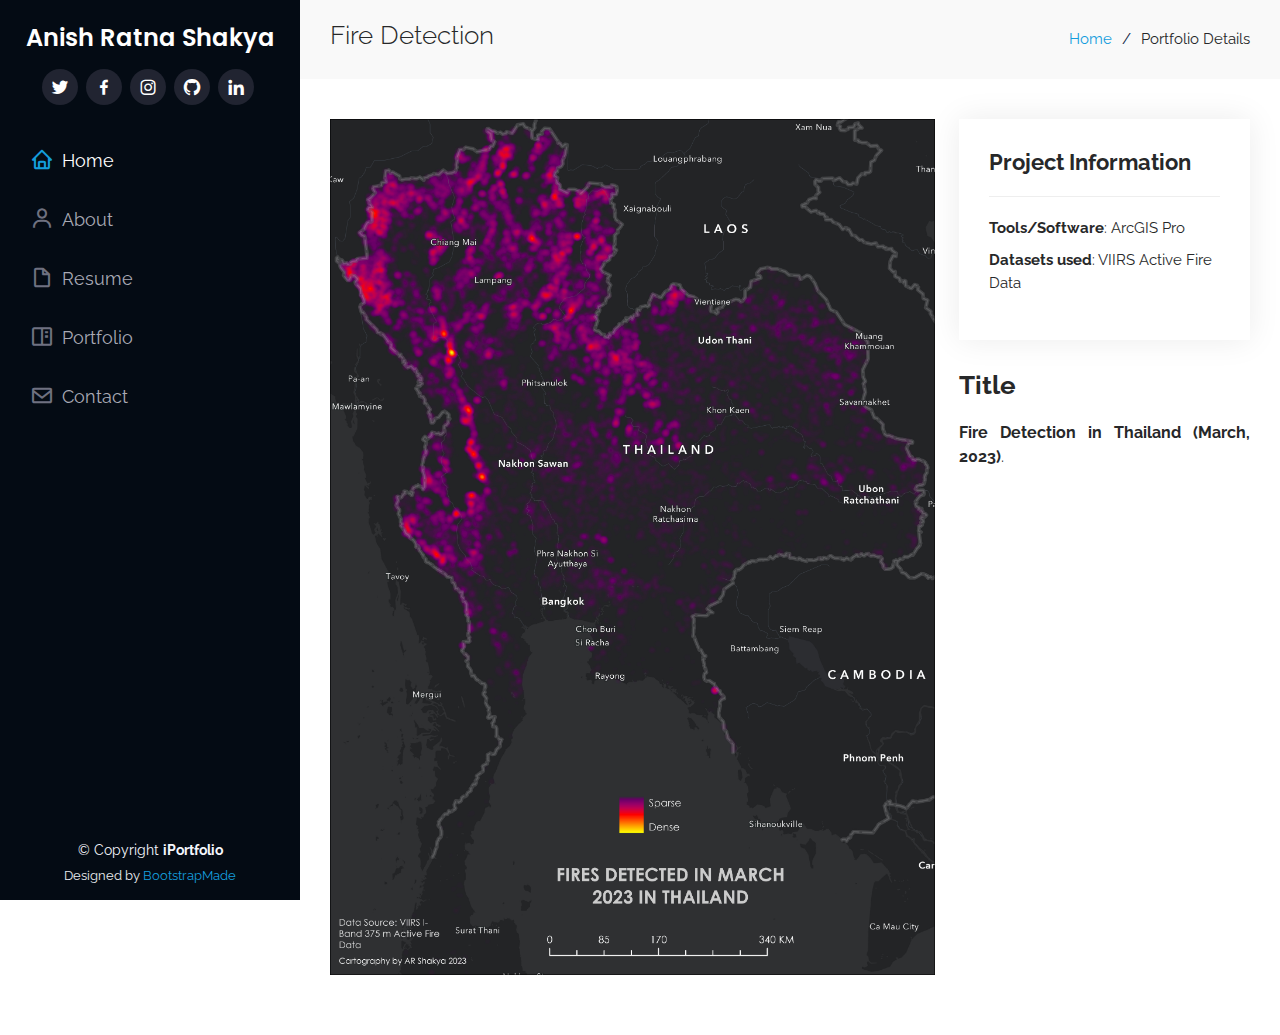
<file: cart-fire.html>
<!DOCTYPE html>
<html lang="en">

<head>
  <meta charset="utf-8">
  <meta content="width=device-width, initial-scale=1.0" name="viewport">

  <title>Portfolio Details - iPortfolio Bootstrap Template</title>
  <meta content="" name="description">
  <meta content="" name="keywords">

  <!-- Favicons -->
  <link href="assets/img/favicon.png" rel="icon">
  <link href="assets/img/apple-touch-icon.png" rel="apple-touch-icon">

  <!-- Google Fonts -->
  <link
    href="https://fonts.googleapis.com/css?family=Open+Sans:300,300i,400,400i,600,600i,700,700i|Raleway:300,300i,400,400i,500,500i,600,600i,700,700i|Poppins:300,300i,400,400i,500,500i,600,600i,700,700i"
    rel="stylesheet">

  <!-- Vendor CSS Files -->
  <link href="assets/vendor/aos/aos.css" rel="stylesheet">
  <link href="assets/vendor/bootstrap/css/bootstrap.min.css" rel="stylesheet">
  <link href="assets/vendor/bootstrap-icons/bootstrap-icons.css" rel="stylesheet">
  <link href="assets/vendor/boxicons/css/boxicons.min.css" rel="stylesheet">
  <link href="assets/vendor/glightbox/css/glightbox.min.css" rel="stylesheet">
  <link href="assets/vendor/swiper/swiper-bundle.min.css" rel="stylesheet">

  <!-- Template Main CSS File -->
  <link href="assets/css/style.css" rel="stylesheet">

  <!-- =======================================================
  * Template Name: iPortfolio
  * Updated: Jul 27 2023 with Bootstrap v5.3.1
  * Template URL: https://bootstrapmade.com/iportfolio-bootstrap-portfolio-websites-template/
  * Author: BootstrapMade.com
  * License: https://bootstrapmade.com/license/
  ======================================================== -->
</head>

<body>

  <!-- ======= Mobile nav toggle button ======= -->
  <i class="bi bi-list mobile-nav-toggle d-xl-none"></i>

  <!-- ======= Header ======= -->
  <header id="header">
    <div class="d-flex flex-column">

      <div class="profile">
        <!-- <img src="assets/img/profile-img.jpg" alt="" class="img-fluid rounded-circle"> -->
        <br>
        <h1 class="text-light"><a href="index.html">Anish Ratna Shakya</a></h1>
        <div class="social-links mt-3 text-center">
          <a href="https://twitter.com/shakyaanice" target="_blank" class="twitter"><i class="bx bxl-twitter"></i></a>
          <a href="https://www.facebook.com/shakyaanice" target="_blank" class="facebook"><i
              class="bx bxl-facebook"></i></a>
          <a href="https://www.instagram.com/shakya_anice/" target="_blank" class="instagram"><i
              class="bx bxl-instagram"></i></a>
          <a href="https://github.com/shakyaanice" target="_blank" class="instagram"><i class="bx bxl-github"></i></a>
          <!-- <a href="#" class="google-plus"><i class="bx bxl-skype"></i></a> -->
          <a href="https://www.linkedin.com/in/anish-ratna-shakya-47234a121/" target="_blank" class="linkedin"><i
              class="bx bxl-linkedin"></i></a>
        </div>
      </div>

      <nav id="navbar" class="nav-menu navbar">
        <ul>
          <li><a href="index.html#hero" class="nav-link scrollto active"><i class="bx bx-home"></i>
              <span>Home</span></a>
          </li>
          <li><a href="index.html#about" class="nav-link scrollto"><i class="bx bx-user"></i> <span>About</span></a>
          </li>
          <li><a href="index.html#resume" class="nav-link scrollto"><i class="bx bx-file-blank"></i>
              <span>Resume</span></a>
          </li>
          <li><a href="index.html#portfolio" class="nav-link scrollto"><i class="bx bx-book-content"></i>
              <span>Portfolio</span></a></li>
          <!-- <li><a href="#services" class="nav-link scrollto"><i class="bx bx-server"></i> <span>Services</span></a></li> -->
          <li><a href="index.html#contact" class="nav-link scrollto"><i class="bx bx-envelope"></i>
              <span>Contact</span></a></li>
        </ul>
      </nav><!-- .nav-menu -->
    </div>
  </header><!-- End Header -->

  <main id="main">

    <!-- ======= Breadcrumbs ======= -->
    <section id="breadcrumbs" class="breadcrumbs">
      <div class="container">

        <div class="d-flex justify-content-between align-items-center">
          <h2>Fire Detection </h2>
          <ol>
            <li><a href="index.html">Home</a></li>
            <li>Portfolio Details</li>
          </ol>
        </div>

      </div>
    </section><!-- End Breadcrumbs -->

    <!-- ======= Portfolio Details Section ======= -->
    <section id="portfolio-details" class="portfolio-details">
      <div class="container">

        <div class="row gy-4">

          <div class="col-lg-8">
            <div class="portfolio-details-slider swiper">
              <div class="swiper-wrapper align-items-center">
                <img src="assets/img/portfolio/W13_Disaster.jpg" alt="">
                <!-- <div class="swiper-slide">
                  <img src="assets/img/portfolio/Carson5-min.jpg" alt="">
                </div>

                <div class="swiper-slide">
                  <img src="assets/img/portfolio/Carson6.jpg" alt="">
                </div>

                <div class="swiper-slide">
                  <img src="assets/img/portfolio/Carson7-min.jpg" alt="">
                </div> -->

              </div>
              <div class="swiper-pagination"></div>
            </div>
          </div>

          <div class="col-lg-4">
            <div class="portfolio-info">
              <h3>Project Information</h3>
              <ul>
                <li><strong>Tools/Software</strong>: ArcGIS Pro</li>
                <li><strong>Datasets used</strong>: VIIRS Active Fire Data</li>
                <!-- <li><strong>Project date</strong>: 2021-2022</li> -->
                <!-- <li><strong>Project URL</strong>: <a href="#">www.example.com</a></li> -->
              </ul>
            </div>
            <div class="portfolio-description">
              <h2>Title</h2>
              <p style="text-align:justify">
                <strong>Fire Detection in Thailand (March, 2023)</strong>.


              </p>
            </div>
          </div>

        </div>

      </div>
    </section><!-- End Portfolio Details Section -->

  </main><!-- End #main -->

  <!-- ======= Footer ======= -->
  <footer id="footer">
    <div class="container">
      <div class="copyright">
        &copy; Copyright <strong><span>iPortfolio</span></strong>
      </div>
      <div class="credits">
        <!-- All the links in the footer should remain intact. -->
        <!-- You can delete the links only if you purchased the pro version. -->
        <!-- Licensing information: https://bootstrapmade.com/license/ -->
        <!-- Purchase the pro version with working PHP/AJAX contact form: https://bootstrapmade.com/iportfolio-bootstrap-portfolio-websites-template/ -->
        Designed by <a href="https://bootstrapmade.com/">BootstrapMade</a>
      </div>
    </div>
  </footer><!-- End  Footer -->

  <a href="#" class="back-to-top d-flex align-items-center justify-content-center"><i
      class="bi bi-arrow-up-short"></i></a>

  <!-- Vendor JS Files -->
  <script src="assets/vendor/purecounter/purecounter_vanilla.js"></script>
  <script src="assets/vendor/aos/aos.js"></script>
  <script src="assets/vendor/bootstrap/js/bootstrap.bundle.min.js"></script>
  <script src="assets/vendor/glightbox/js/glightbox.min.js"></script>
  <script src="assets/vendor/isotope-layout/isotope.pkgd.min.js"></script>
  <script src="assets/vendor/swiper/swiper-bundle.min.js"></script>
  <script src="assets/vendor/typed.js/typed.umd.js"></script>
  <script src="assets/vendor/waypoints/noframework.waypoints.js"></script>
  <script src="assets/vendor/php-email-form/validate.js"></script>

  <!-- Template Main JS File -->
  <script src="assets/js/main.js"></script>

</body>

</html>
</file>
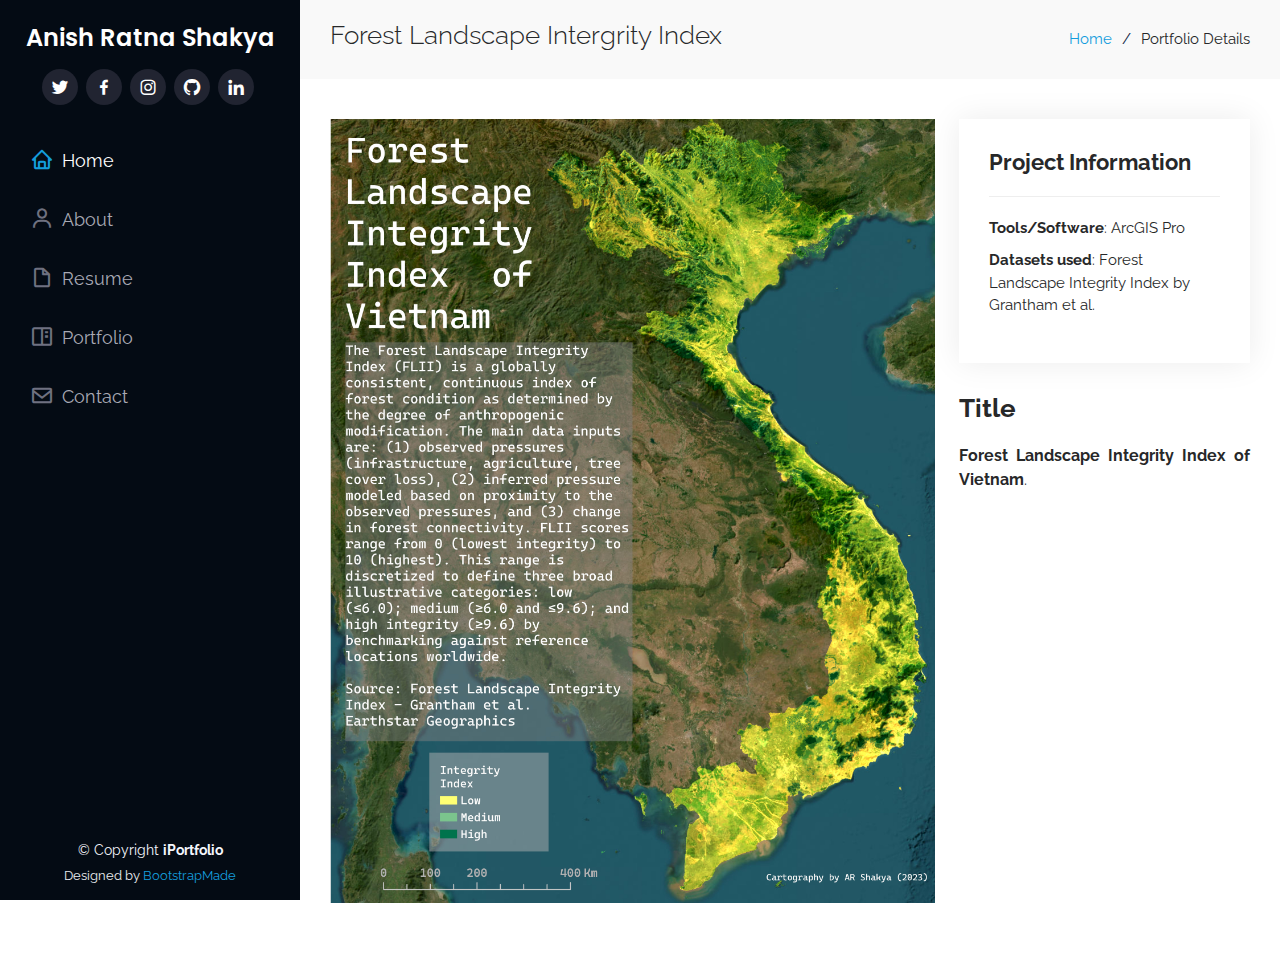
<file: cart-FLII.html>
<!DOCTYPE html>
<html lang="en">

<head>
  <meta charset="utf-8">
  <meta content="width=device-width, initial-scale=1.0" name="viewport">

  <title>Portfolio Details - iPortfolio Bootstrap Template</title>
  <meta content="" name="description">
  <meta content="" name="keywords">

  <!-- Favicons -->
  <link href="assets/img/favicon.png" rel="icon">
  <link href="assets/img/apple-touch-icon.png" rel="apple-touch-icon">

  <!-- Google Fonts -->
  <link
    href="https://fonts.googleapis.com/css?family=Open+Sans:300,300i,400,400i,600,600i,700,700i|Raleway:300,300i,400,400i,500,500i,600,600i,700,700i|Poppins:300,300i,400,400i,500,500i,600,600i,700,700i"
    rel="stylesheet">

  <!-- Vendor CSS Files -->
  <link href="assets/vendor/aos/aos.css" rel="stylesheet">
  <link href="assets/vendor/bootstrap/css/bootstrap.min.css" rel="stylesheet">
  <link href="assets/vendor/bootstrap-icons/bootstrap-icons.css" rel="stylesheet">
  <link href="assets/vendor/boxicons/css/boxicons.min.css" rel="stylesheet">
  <link href="assets/vendor/glightbox/css/glightbox.min.css" rel="stylesheet">
  <link href="assets/vendor/swiper/swiper-bundle.min.css" rel="stylesheet">

  <!-- Template Main CSS File -->
  <link href="assets/css/style.css" rel="stylesheet">

  <!-- =======================================================
  * Template Name: iPortfolio
  * Updated: Jul 27 2023 with Bootstrap v5.3.1
  * Template URL: https://bootstrapmade.com/iportfolio-bootstrap-portfolio-websites-template/
  * Author: BootstrapMade.com
  * License: https://bootstrapmade.com/license/
  ======================================================== -->
</head>

<body>

  <!-- ======= Mobile nav toggle button ======= -->
  <i class="bi bi-list mobile-nav-toggle d-xl-none"></i>

  <!-- ======= Header ======= -->
  <header id="header">
    <div class="d-flex flex-column">

      <div class="profile">
        <!-- <img src="assets/img/profile-img.jpg" alt="" class="img-fluid rounded-circle"> -->
        <br>
        <h1 class="text-light"><a href="index.html">Anish Ratna Shakya</a></h1>
        <div class="social-links mt-3 text-center">
          <a href="https://twitter.com/shakyaanice" target="_blank" class="twitter"><i class="bx bxl-twitter"></i></a>
          <a href="https://www.facebook.com/shakyaanice" target="_blank" class="facebook"><i
              class="bx bxl-facebook"></i></a>
          <a href="https://www.instagram.com/shakya_anice/" target="_blank" class="instagram"><i
              class="bx bxl-instagram"></i></a>
          <a href="https://github.com/shakyaanice" target="_blank" class="instagram"><i class="bx bxl-github"></i></a>
          <!-- <a href="#" class="google-plus"><i class="bx bxl-skype"></i></a> -->
          <a href="https://www.linkedin.com/in/anish-ratna-shakya-47234a121/" target="_blank" class="linkedin"><i
              class="bx bxl-linkedin"></i></a>
        </div>
      </div>

      <nav id="navbar" class="nav-menu navbar">
        <ul>
          <li><a href="index.html#hero" class="nav-link scrollto active"><i class="bx bx-home"></i>
              <span>Home</span></a>
          </li>
          <li><a href="index.html#about" class="nav-link scrollto"><i class="bx bx-user"></i> <span>About</span></a>
          </li>
          <li><a href="index.html#resume" class="nav-link scrollto"><i class="bx bx-file-blank"></i>
              <span>Resume</span></a>
          </li>
          <li><a href="index.html#portfolio" class="nav-link scrollto"><i class="bx bx-book-content"></i>
              <span>Portfolio</span></a></li>
          <!-- <li><a href="#services" class="nav-link scrollto"><i class="bx bx-server"></i> <span>Services</span></a></li> -->
          <li><a href="index.html#contact" class="nav-link scrollto"><i class="bx bx-envelope"></i>
              <span>Contact</span></a></li>
        </ul>
      </nav><!-- .nav-menu -->
    </div>
  </header><!-- End Header -->

  <main id="main">

    <!-- ======= Breadcrumbs ======= -->
    <section id="breadcrumbs" class="breadcrumbs">
      <div class="container">

        <div class="d-flex justify-content-between align-items-center">
          <h2>Forest Landscape Intergrity Index</h2>
          <ol>
            <li><a href="index.html">Home</a></li>
            <li>Portfolio Details</li>
          </ol>
        </div>

      </div>
    </section><!-- End Breadcrumbs -->

    <!-- ======= Portfolio Details Section ======= -->
    <section id="portfolio-details" class="portfolio-details">
      <div class="container">

        <div class="row gy-4">

          <div class="col-lg-8">
            <div class="portfolio-details-slider swiper">
              <div class="swiper-wrapper align-items-center">
                <img src="assets/img/portfolio/Week16_Environment.jpg" alt="">
                <!-- <div class="swiper-slide">
                  <img src="assets/img/portfolio/Carson5-min.jpg" alt="">
                </div>

                <div class="swiper-slide">
                  <img src="assets/img/portfolio/Carson6.jpg" alt="">
                </div>

                <div class="swiper-slide">
                  <img src="assets/img/portfolio/Carson7-min.jpg" alt="">
                </div> -->

              </div>
              <div class="swiper-pagination"></div>
            </div>
          </div>

          <div class="col-lg-4">
            <div class="portfolio-info">
              <h3>Project Information</h3>
              <ul>
                <li><strong>Tools/Software</strong>: ArcGIS Pro</li>
                <li><strong>Datasets used</strong>: Forest Landscape Integrity Index by Grantham et al.</li>
                <!-- <li><strong>Project date</strong>: 2021-2022</li> -->
                <!-- <li><strong>Project URL</strong>: <a href="#">www.example.com</a></li> -->
              </ul>
            </div>
            <div class="portfolio-description">
              <h2>Title</h2>
              <p style="text-align:justify">
                <strong>Forest Landscape Integrity Index of Vietnam</strong>.


              </p>
            </div>
          </div>

        </div>

      </div>
    </section><!-- End Portfolio Details Section -->

  </main><!-- End #main -->

  <!-- ======= Footer ======= -->
  <footer id="footer">
    <div class="container">
      <div class="copyright">
        &copy; Copyright <strong><span>iPortfolio</span></strong>
      </div>
      <div class="credits">
        <!-- All the links in the footer should remain intact. -->
        <!-- You can delete the links only if you purchased the pro version. -->
        <!-- Licensing information: https://bootstrapmade.com/license/ -->
        <!-- Purchase the pro version with working PHP/AJAX contact form: https://bootstrapmade.com/iportfolio-bootstrap-portfolio-websites-template/ -->
        Designed by <a href="https://bootstrapmade.com/">BootstrapMade</a>
      </div>
    </div>
  </footer><!-- End  Footer -->

  <a href="#" class="back-to-top d-flex align-items-center justify-content-center"><i
      class="bi bi-arrow-up-short"></i></a>

  <!-- Vendor JS Files -->
  <script src="assets/vendor/purecounter/purecounter_vanilla.js"></script>
  <script src="assets/vendor/aos/aos.js"></script>
  <script src="assets/vendor/bootstrap/js/bootstrap.bundle.min.js"></script>
  <script src="assets/vendor/glightbox/js/glightbox.min.js"></script>
  <script src="assets/vendor/isotope-layout/isotope.pkgd.min.js"></script>
  <script src="assets/vendor/swiper/swiper-bundle.min.js"></script>
  <script src="assets/vendor/typed.js/typed.umd.js"></script>
  <script src="assets/vendor/waypoints/noframework.waypoints.js"></script>
  <script src="assets/vendor/php-email-form/validate.js"></script>

  <!-- Template Main JS File -->
  <script src="assets/js/main.js"></script>

</body>

</html>
</file>
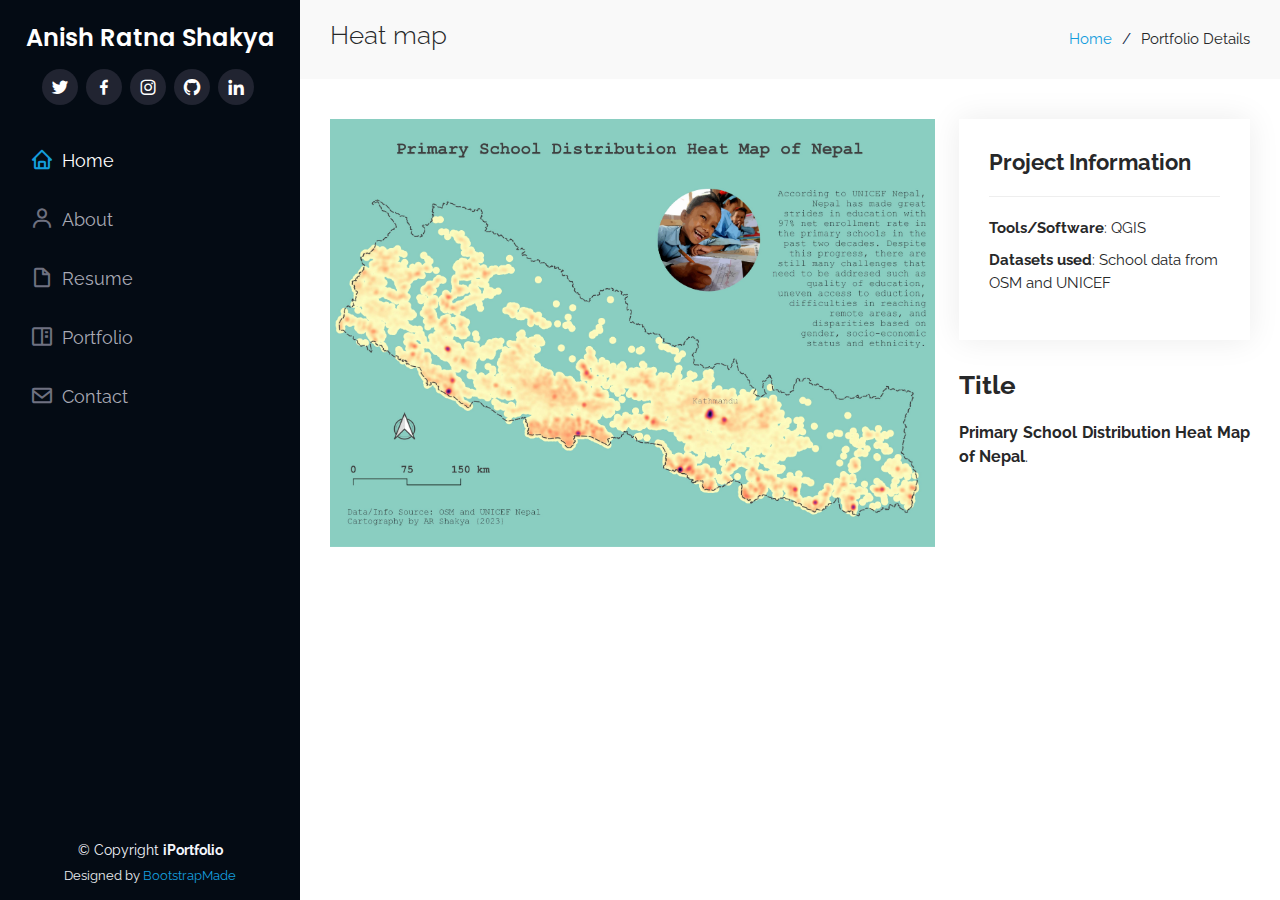
<file: cart-heatmap.html>
<!DOCTYPE html>
<html lang="en">

<head>
  <meta charset="utf-8">
  <meta content="width=device-width, initial-scale=1.0" name="viewport">

  <title>Portfolio Details - iPortfolio Bootstrap Template</title>
  <meta content="" name="description">
  <meta content="" name="keywords">

  <!-- Favicons -->
  <link href="assets/img/favicon.png" rel="icon">
  <link href="assets/img/apple-touch-icon.png" rel="apple-touch-icon">

  <!-- Google Fonts -->
  <link
    href="https://fonts.googleapis.com/css?family=Open+Sans:300,300i,400,400i,600,600i,700,700i|Raleway:300,300i,400,400i,500,500i,600,600i,700,700i|Poppins:300,300i,400,400i,500,500i,600,600i,700,700i"
    rel="stylesheet">

  <!-- Vendor CSS Files -->
  <link href="assets/vendor/aos/aos.css" rel="stylesheet">
  <link href="assets/vendor/bootstrap/css/bootstrap.min.css" rel="stylesheet">
  <link href="assets/vendor/bootstrap-icons/bootstrap-icons.css" rel="stylesheet">
  <link href="assets/vendor/boxicons/css/boxicons.min.css" rel="stylesheet">
  <link href="assets/vendor/glightbox/css/glightbox.min.css" rel="stylesheet">
  <link href="assets/vendor/swiper/swiper-bundle.min.css" rel="stylesheet">

  <!-- Template Main CSS File -->
  <link href="assets/css/style.css" rel="stylesheet">

  <!-- =======================================================
  * Template Name: iPortfolio
  * Updated: Jul 27 2023 with Bootstrap v5.3.1
  * Template URL: https://bootstrapmade.com/iportfolio-bootstrap-portfolio-websites-template/
  * Author: BootstrapMade.com
  * License: https://bootstrapmade.com/license/
  ======================================================== -->
</head>

<body>

  <!-- ======= Mobile nav toggle button ======= -->
  <i class="bi bi-list mobile-nav-toggle d-xl-none"></i>

  <!-- ======= Header ======= -->
  <header id="header">
    <div class="d-flex flex-column">

      <div class="profile">
        <!-- <img src="assets/img/profile-img.jpg" alt="" class="img-fluid rounded-circle"> -->
        <br>
        <h1 class="text-light"><a href="index.html">Anish Ratna Shakya</a></h1>
        <div class="social-links mt-3 text-center">
          <a href="https://twitter.com/shakyaanice" target="_blank" class="twitter"><i class="bx bxl-twitter"></i></a>
          <a href="https://www.facebook.com/shakyaanice" target="_blank" class="facebook"><i
              class="bx bxl-facebook"></i></a>
          <a href="https://www.instagram.com/shakya_anice/" target="_blank" class="instagram"><i
              class="bx bxl-instagram"></i></a>
          <a href="https://github.com/shakyaanice" target="_blank" class="instagram"><i class="bx bxl-github"></i></a>
          <!-- <a href="#" class="google-plus"><i class="bx bxl-skype"></i></a> -->
          <a href="https://www.linkedin.com/in/anish-ratna-shakya-47234a121/" target="_blank" class="linkedin"><i
              class="bx bxl-linkedin"></i></a>
        </div>
      </div>

      <nav id="navbar" class="nav-menu navbar">
        <ul>
          <li><a href="index.html#hero" class="nav-link scrollto active"><i class="bx bx-home"></i>
              <span>Home</span></a>
          </li>
          <li><a href="index.html#about" class="nav-link scrollto"><i class="bx bx-user"></i> <span>About</span></a>
          </li>
          <li><a href="index.html#resume" class="nav-link scrollto"><i class="bx bx-file-blank"></i>
              <span>Resume</span></a>
          </li>
          <li><a href="index.html#portfolio" class="nav-link scrollto"><i class="bx bx-book-content"></i>
              <span>Portfolio</span></a></li>
          <!-- <li><a href="#services" class="nav-link scrollto"><i class="bx bx-server"></i> <span>Services</span></a></li> -->
          <li><a href="index.html#contact" class="nav-link scrollto"><i class="bx bx-envelope"></i>
              <span>Contact</span></a></li>
        </ul>
      </nav><!-- .nav-menu -->
    </div>
  </header><!-- End Header -->

  <main id="main">

    <!-- ======= Breadcrumbs ======= -->
    <section id="breadcrumbs" class="breadcrumbs">
      <div class="container">

        <div class="d-flex justify-content-between align-items-center">
          <h2>Heat map</h2>
          <ol>
            <li><a href="index.html">Home</a></li>
            <li>Portfolio Details</li>
          </ol>
        </div>

      </div>
    </section><!-- End Breadcrumbs -->

    <!-- ======= Portfolio Details Section ======= -->
    <section id="portfolio-details" class="portfolio-details">
      <div class="container">

        <div class="row gy-4">

          <div class="col-lg-8">
            <div class="portfolio-details-slider swiper">
              <div class="swiper-wrapper align-items-center">
                <img src="assets/img/portfolio/W2_Heatmap_Schools.jpg" alt="">
                <!-- <div class="swiper-slide">
                  <img src="assets/img/portfolio/W2_Heatmap_Schools.jpg" alt="">
                </div> -->

                <!-- <div class="swiper-slide">
                  <img src="assets/img/portfolio/Carson6.jpg" alt="">
                </div>

                <div class="swiper-slide">
                  <img src="assets/img/portfolio/Carson7-min.jpg" alt="">
                </div> -->

              </div>
              <div class="swiper-pagination"></div>
            </div>
          </div>

          <div class="col-lg-4">
            <div class="portfolio-info">
              <h3>Project Information</h3>
              <ul>
                <li><strong>Tools/Software</strong>: QGIS</li>
                <li><strong>Datasets used</strong>: School data from OSM and UNICEF</li>
                <!-- <li><strong>Project date</strong>: 2021-2022</li> -->
                <!-- <li><strong>Project URL</strong>: <a href="#">www.example.com</a></li> -->
              </ul>
            </div>
            <div class="portfolio-description">
              <h2>Title</h2>
              <p style="text-align:justify">
                <strong>Primary School Distribution Heat Map of Nepal</strong>.


              </p>
            </div>
          </div>

        </div>

      </div>
    </section><!-- End Portfolio Details Section -->

  </main><!-- End #main -->

  <!-- ======= Footer ======= -->
  <footer id="footer">
    <div class="container">
      <div class="copyright">
        &copy; Copyright <strong><span>iPortfolio</span></strong>
      </div>
      <div class="credits">
        <!-- All the links in the footer should remain intact. -->
        <!-- You can delete the links only if you purchased the pro version. -->
        <!-- Licensing information: https://bootstrapmade.com/license/ -->
        <!-- Purchase the pro version with working PHP/AJAX contact form: https://bootstrapmade.com/iportfolio-bootstrap-portfolio-websites-template/ -->
        Designed by <a href="https://bootstrapmade.com/">BootstrapMade</a>
      </div>
    </div>
  </footer><!-- End  Footer -->

  <a href="#" class="back-to-top d-flex align-items-center justify-content-center"><i
      class="bi bi-arrow-up-short"></i></a>

  <!-- Vendor JS Files -->
  <script src="assets/vendor/purecounter/purecounter_vanilla.js"></script>
  <script src="assets/vendor/aos/aos.js"></script>
  <script src="assets/vendor/bootstrap/js/bootstrap.bundle.min.js"></script>
  <script src="assets/vendor/glightbox/js/glightbox.min.js"></script>
  <script src="assets/vendor/isotope-layout/isotope.pkgd.min.js"></script>
  <script src="assets/vendor/swiper/swiper-bundle.min.js"></script>
  <script src="assets/vendor/typed.js/typed.umd.js"></script>
  <script src="assets/vendor/waypoints/noframework.waypoints.js"></script>
  <script src="assets/vendor/php-email-form/validate.js"></script>

  <!-- Template Main JS File -->
  <script src="assets/js/main.js"></script>

</body>

</html>
</file>
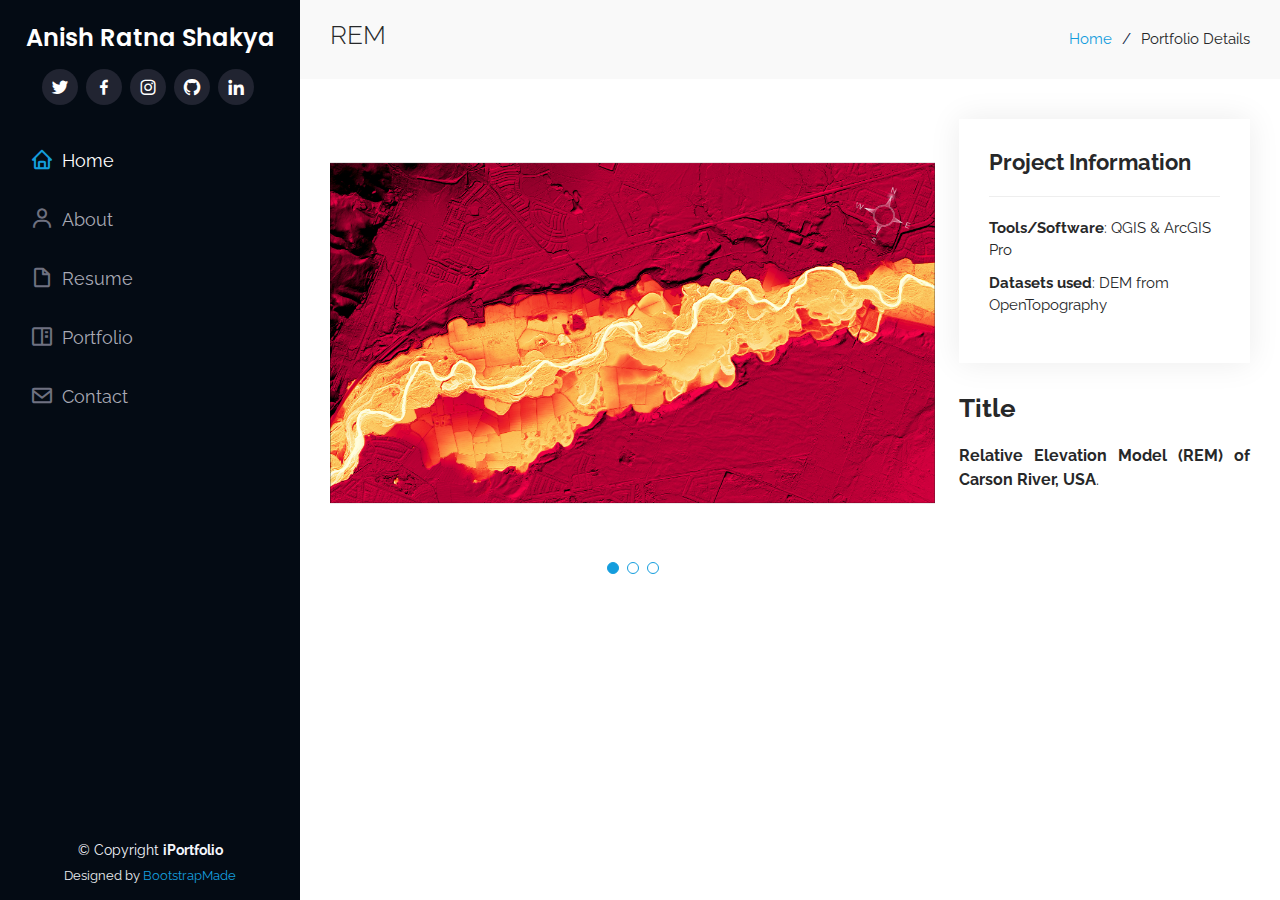
<file: cart-REM.html>
<!DOCTYPE html>
<html lang="en">

<head>
  <meta charset="utf-8">
  <meta content="width=device-width, initial-scale=1.0" name="viewport">

  <title>Portfolio Details - iPortfolio Bootstrap Template</title>
  <meta content="" name="description">
  <meta content="" name="keywords">

  <!-- Favicons -->
  <link href="assets/img/favicon.png" rel="icon">
  <link href="assets/img/apple-touch-icon.png" rel="apple-touch-icon">

  <!-- Google Fonts -->
  <link
    href="https://fonts.googleapis.com/css?family=Open+Sans:300,300i,400,400i,600,600i,700,700i|Raleway:300,300i,400,400i,500,500i,600,600i,700,700i|Poppins:300,300i,400,400i,500,500i,600,600i,700,700i"
    rel="stylesheet">

  <!-- Vendor CSS Files -->
  <link href="assets/vendor/aos/aos.css" rel="stylesheet">
  <link href="assets/vendor/bootstrap/css/bootstrap.min.css" rel="stylesheet">
  <link href="assets/vendor/bootstrap-icons/bootstrap-icons.css" rel="stylesheet">
  <link href="assets/vendor/boxicons/css/boxicons.min.css" rel="stylesheet">
  <link href="assets/vendor/glightbox/css/glightbox.min.css" rel="stylesheet">
  <link href="assets/vendor/swiper/swiper-bundle.min.css" rel="stylesheet">

  <!-- Template Main CSS File -->
  <link href="assets/css/style.css" rel="stylesheet">

  <!-- =======================================================
  * Template Name: iPortfolio
  * Updated: Jul 27 2023 with Bootstrap v5.3.1
  * Template URL: https://bootstrapmade.com/iportfolio-bootstrap-portfolio-websites-template/
  * Author: BootstrapMade.com
  * License: https://bootstrapmade.com/license/
  ======================================================== -->
</head>

<body>

  <!-- ======= Mobile nav toggle button ======= -->
  <i class="bi bi-list mobile-nav-toggle d-xl-none"></i>

  <!-- ======= Header ======= -->
  <header id="header">
    <div class="d-flex flex-column">

      <div class="profile">
        <!-- <img src="assets/img/profile-img.jpg" alt="" class="img-fluid rounded-circle"> -->
        <br>
        <h1 class="text-light"><a href="index.html">Anish Ratna Shakya</a></h1>
        <div class="social-links mt-3 text-center">
          <a href="https://twitter.com/shakyaanice" target="_blank" class="twitter"><i class="bx bxl-twitter"></i></a>
          <a href="https://www.facebook.com/shakyaanice" target="_blank" class="facebook"><i
              class="bx bxl-facebook"></i></a>
          <a href="https://www.instagram.com/shakya_anice/" target="_blank" class="instagram"><i
              class="bx bxl-instagram"></i></a>
          <a href="https://github.com/shakyaanice" target="_blank" class="instagram"><i class="bx bxl-github"></i></a>
          <!-- <a href="#" class="google-plus"><i class="bx bxl-skype"></i></a> -->
          <a href="https://www.linkedin.com/in/anish-ratna-shakya-47234a121/" target="_blank" class="linkedin"><i
              class="bx bxl-linkedin"></i></a>
        </div>
      </div>

      <nav id="navbar" class="nav-menu navbar">
        <ul>
          <li><a href="index.html#hero" class="nav-link scrollto active"><i class="bx bx-home"></i>
              <span>Home</span></a>
          </li>
          <li><a href="index.html#about" class="nav-link scrollto"><i class="bx bx-user"></i> <span>About</span></a>
          </li>
          <li><a href="index.html#resume" class="nav-link scrollto"><i class="bx bx-file-blank"></i>
              <span>Resume</span></a>
          </li>
          <li><a href="index.html#portfolio" class="nav-link scrollto"><i class="bx bx-book-content"></i>
              <span>Portfolio</span></a></li>
          <!-- <li><a href="#services" class="nav-link scrollto"><i class="bx bx-server"></i> <span>Services</span></a></li> -->
          <li><a href="index.html#contact" class="nav-link scrollto"><i class="bx bx-envelope"></i>
              <span>Contact</span></a></li>
        </ul>
      </nav><!-- .nav-menu -->
    </div>
  </header><!-- End Header -->

  <main id="main">

    <!-- ======= Breadcrumbs ======= -->
    <section id="breadcrumbs" class="breadcrumbs">
      <div class="container">

        <div class="d-flex justify-content-between align-items-center">
          <h2>REM</h2>
          <ol>
            <li><a href="index.html">Home</a></li>
            <li>Portfolio Details</li>
          </ol>
        </div>

      </div>
    </section><!-- End Breadcrumbs -->

    <!-- ======= Portfolio Details Section ======= -->
    <section id="portfolio-details" class="portfolio-details">
      <div class="container">

        <div class="row gy-4">

          <div class="col-lg-8">
            <div class="portfolio-details-slider swiper">
              <div class="swiper-wrapper align-items-center">

                <div class="swiper-slide">
                  <img src="assets/img/portfolio/Carson5-min.jpg" alt="">
                </div>

                <div class="swiper-slide">
                  <img src="assets/img/portfolio/Carson6.jpg" alt="">
                </div>

                <div class="swiper-slide">
                  <img src="assets/img/portfolio/Carson7-min.jpg" alt="">
                </div>

              </div>
              <div class="swiper-pagination"></div>
            </div>
          </div>

          <div class="col-lg-4">
            <div class="portfolio-info">
              <h3>Project Information</h3>
              <ul>
                <li><strong>Tools/Software</strong>: QGIS & ArcGIS Pro</li>
                <li><strong>Datasets used</strong>: DEM from OpenTopography</li>
                <!-- <li><strong>Project date</strong>: 2021-2022</li> -->
                <!-- <li><strong>Project URL</strong>: <a href="#">www.example.com</a></li> -->
              </ul>
            </div>
            <div class="portfolio-description">
              <h2>Title</h2>
              <p style="text-align:justify">
                <strong>Relative Elevation Model (REM) of Carson River, USA</strong>.


              </p>
            </div>
          </div>

        </div>

      </div>
    </section><!-- End Portfolio Details Section -->

  </main><!-- End #main -->

  <!-- ======= Footer ======= -->
  <footer id="footer">
    <div class="container">
      <div class="copyright">
        &copy; Copyright <strong><span>iPortfolio</span></strong>
      </div>
      <div class="credits">
        <!-- All the links in the footer should remain intact. -->
        <!-- You can delete the links only if you purchased the pro version. -->
        <!-- Licensing information: https://bootstrapmade.com/license/ -->
        <!-- Purchase the pro version with working PHP/AJAX contact form: https://bootstrapmade.com/iportfolio-bootstrap-portfolio-websites-template/ -->
        Designed by <a href="https://bootstrapmade.com/">BootstrapMade</a>
      </div>
    </div>
  </footer><!-- End  Footer -->

  <a href="#" class="back-to-top d-flex align-items-center justify-content-center"><i
      class="bi bi-arrow-up-short"></i></a>

  <!-- Vendor JS Files -->
  <script src="assets/vendor/purecounter/purecounter_vanilla.js"></script>
  <script src="assets/vendor/aos/aos.js"></script>
  <script src="assets/vendor/bootstrap/js/bootstrap.bundle.min.js"></script>
  <script src="assets/vendor/glightbox/js/glightbox.min.js"></script>
  <script src="assets/vendor/isotope-layout/isotope.pkgd.min.js"></script>
  <script src="assets/vendor/swiper/swiper-bundle.min.js"></script>
  <script src="assets/vendor/typed.js/typed.umd.js"></script>
  <script src="assets/vendor/waypoints/noframework.waypoints.js"></script>
  <script src="assets/vendor/php-email-form/validate.js"></script>

  <!-- Template Main JS File -->
  <script src="assets/js/main.js"></script>

</body>

</html>
</file>
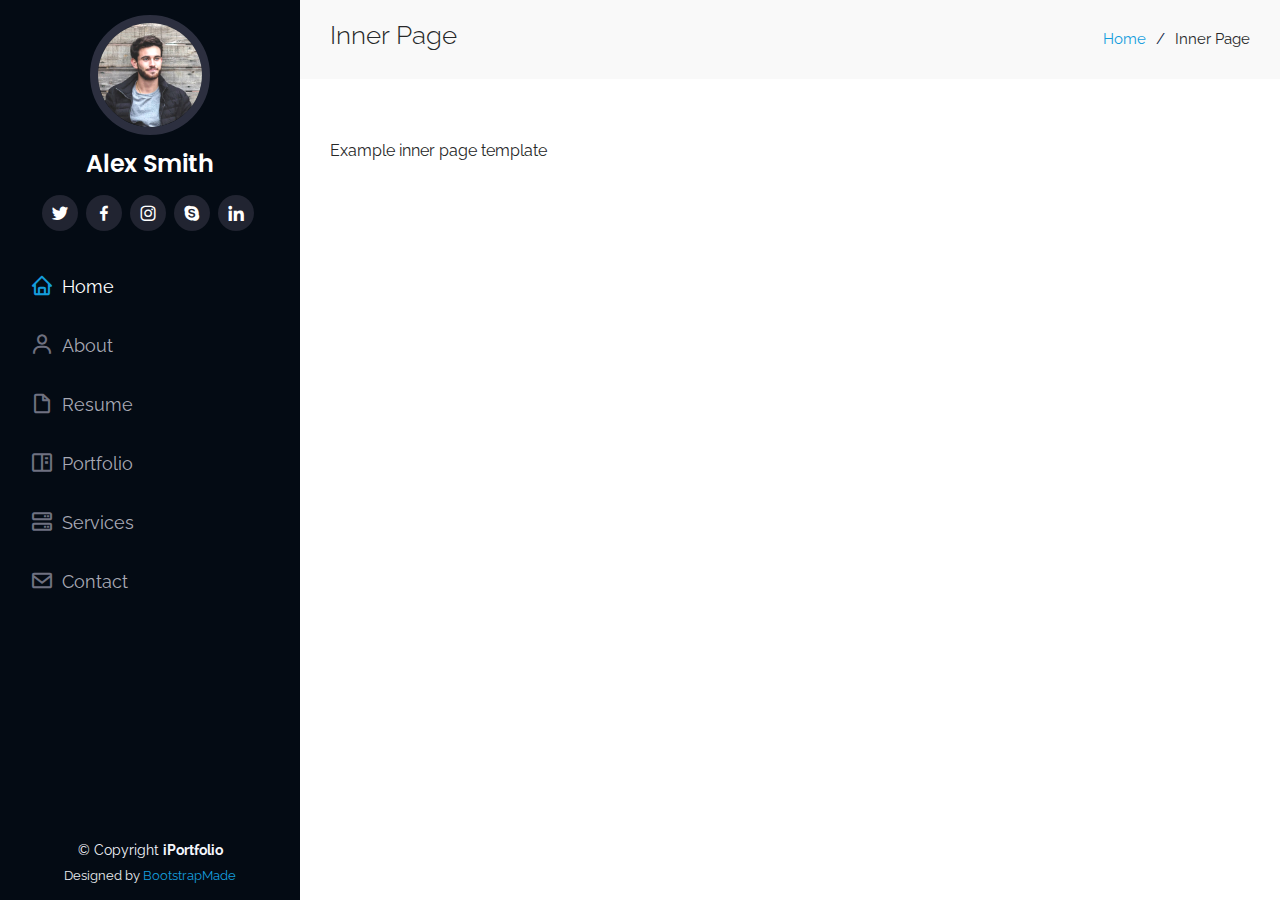
<file: inner-page.html>
<!DOCTYPE html>
<html lang="en">

<head>
  <meta charset="utf-8">
  <meta content="width=device-width, initial-scale=1.0" name="viewport">

  <title>Inner Page - iPortfolio Bootstrap Template</title>
  <meta content="" name="description">
  <meta content="" name="keywords">

  <!-- Favicons -->
  <link href="assets/img/favicon.png" rel="icon">
  <link href="assets/img/apple-touch-icon.png" rel="apple-touch-icon">

  <!-- Google Fonts -->
  <link href="https://fonts.googleapis.com/css?family=Open+Sans:300,300i,400,400i,600,600i,700,700i|Raleway:300,300i,400,400i,500,500i,600,600i,700,700i|Poppins:300,300i,400,400i,500,500i,600,600i,700,700i" rel="stylesheet">

  <!-- Vendor CSS Files -->
  <link href="assets/vendor/aos/aos.css" rel="stylesheet">
  <link href="assets/vendor/bootstrap/css/bootstrap.min.css" rel="stylesheet">
  <link href="assets/vendor/bootstrap-icons/bootstrap-icons.css" rel="stylesheet">
  <link href="assets/vendor/boxicons/css/boxicons.min.css" rel="stylesheet">
  <link href="assets/vendor/glightbox/css/glightbox.min.css" rel="stylesheet">
  <link href="assets/vendor/swiper/swiper-bundle.min.css" rel="stylesheet">

  <!-- Template Main CSS File -->
  <link href="assets/css/style.css" rel="stylesheet">

  <!-- =======================================================
  * Template Name: iPortfolio
  * Updated: Jul 27 2023 with Bootstrap v5.3.1
  * Template URL: https://bootstrapmade.com/iportfolio-bootstrap-portfolio-websites-template/
  * Author: BootstrapMade.com
  * License: https://bootstrapmade.com/license/
  ======================================================== -->
</head>

<body>

  <!-- ======= Mobile nav toggle button ======= -->
  <i class="bi bi-list mobile-nav-toggle d-xl-none"></i>

  <!-- ======= Header ======= -->
  <header id="header">
    <div class="d-flex flex-column">

      <div class="profile">
        <img src="assets/img/profile-img.jpg" alt="" class="img-fluid rounded-circle">
        <h1 class="text-light"><a href="index.html">Alex Smith</a></h1>
        <div class="social-links mt-3 text-center">
          <a href="#" class="twitter"><i class="bx bxl-twitter"></i></a>
          <a href="#" class="facebook"><i class="bx bxl-facebook"></i></a>
          <a href="#" class="instagram"><i class="bx bxl-instagram"></i></a>
          <a href="#" class="google-plus"><i class="bx bxl-skype"></i></a>
          <a href="#" class="linkedin"><i class="bx bxl-linkedin"></i></a>
        </div>
      </div>

      <nav id="navbar" class="nav-menu navbar">
        <ul>
          <li><a href="#hero" class="nav-link scrollto active"><i class="bx bx-home"></i> <span>Home</span></a></li>
          <li><a href="#about" class="nav-link scrollto"><i class="bx bx-user"></i> <span>About</span></a></li>
          <li><a href="#resume" class="nav-link scrollto"><i class="bx bx-file-blank"></i> <span>Resume</span></a></li>
          <li><a href="#portfolio" class="nav-link scrollto"><i class="bx bx-book-content"></i> <span>Portfolio</span></a></li>
          <li><a href="#services" class="nav-link scrollto"><i class="bx bx-server"></i> <span>Services</span></a></li>
          <li><a href="#contact" class="nav-link scrollto"><i class="bx bx-envelope"></i> <span>Contact</span></a></li>
        </ul>
      </nav><!-- .nav-menu -->
    </div>
  </header><!-- End Header -->

  <main id="main">

    <!-- ======= Breadcrumbs ======= -->
    <section class="breadcrumbs">
      <div class="container">

        <div class="d-flex justify-content-between align-items-center">
          <h2>Inner Page</h2>
          <ol>
            <li><a href="index.html">Home</a></li>
            <li>Inner Page</li>
          </ol>
        </div>

      </div>
    </section><!-- End Breadcrumbs -->

    <section class="inner-page">
      <div class="container">
        <p>
          Example inner page template
        </p>
      </div>
    </section>

  </main><!-- End #main -->

  <!-- ======= Footer ======= -->
  <footer id="footer">
    <div class="container">
      <div class="copyright">
        &copy; Copyright <strong><span>iPortfolio</span></strong>
      </div>
      <div class="credits">
        <!-- All the links in the footer should remain intact. -->
        <!-- You can delete the links only if you purchased the pro version. -->
        <!-- Licensing information: https://bootstrapmade.com/license/ -->
        <!-- Purchase the pro version with working PHP/AJAX contact form: https://bootstrapmade.com/iportfolio-bootstrap-portfolio-websites-template/ -->
        Designed by <a href="https://bootstrapmade.com/">BootstrapMade</a>
      </div>
    </div>
  </footer><!-- End  Footer -->

  <a href="#" class="back-to-top d-flex align-items-center justify-content-center"><i class="bi bi-arrow-up-short"></i></a>

  <!-- Vendor JS Files -->
  <script src="assets/vendor/purecounter/purecounter_vanilla.js"></script>
  <script src="assets/vendor/aos/aos.js"></script>
  <script src="assets/vendor/bootstrap/js/bootstrap.bundle.min.js"></script>
  <script src="assets/vendor/glightbox/js/glightbox.min.js"></script>
  <script src="assets/vendor/isotope-layout/isotope.pkgd.min.js"></script>
  <script src="assets/vendor/swiper/swiper-bundle.min.js"></script>
  <script src="assets/vendor/typed.js/typed.umd.js"></script>
  <script src="assets/vendor/waypoints/noframework.waypoints.js"></script>
  <script src="assets/vendor/php-email-form/validate.js"></script>

  <!-- Template Main JS File -->
  <script src="assets/js/main.js"></script>

</body>

</html>
</file>
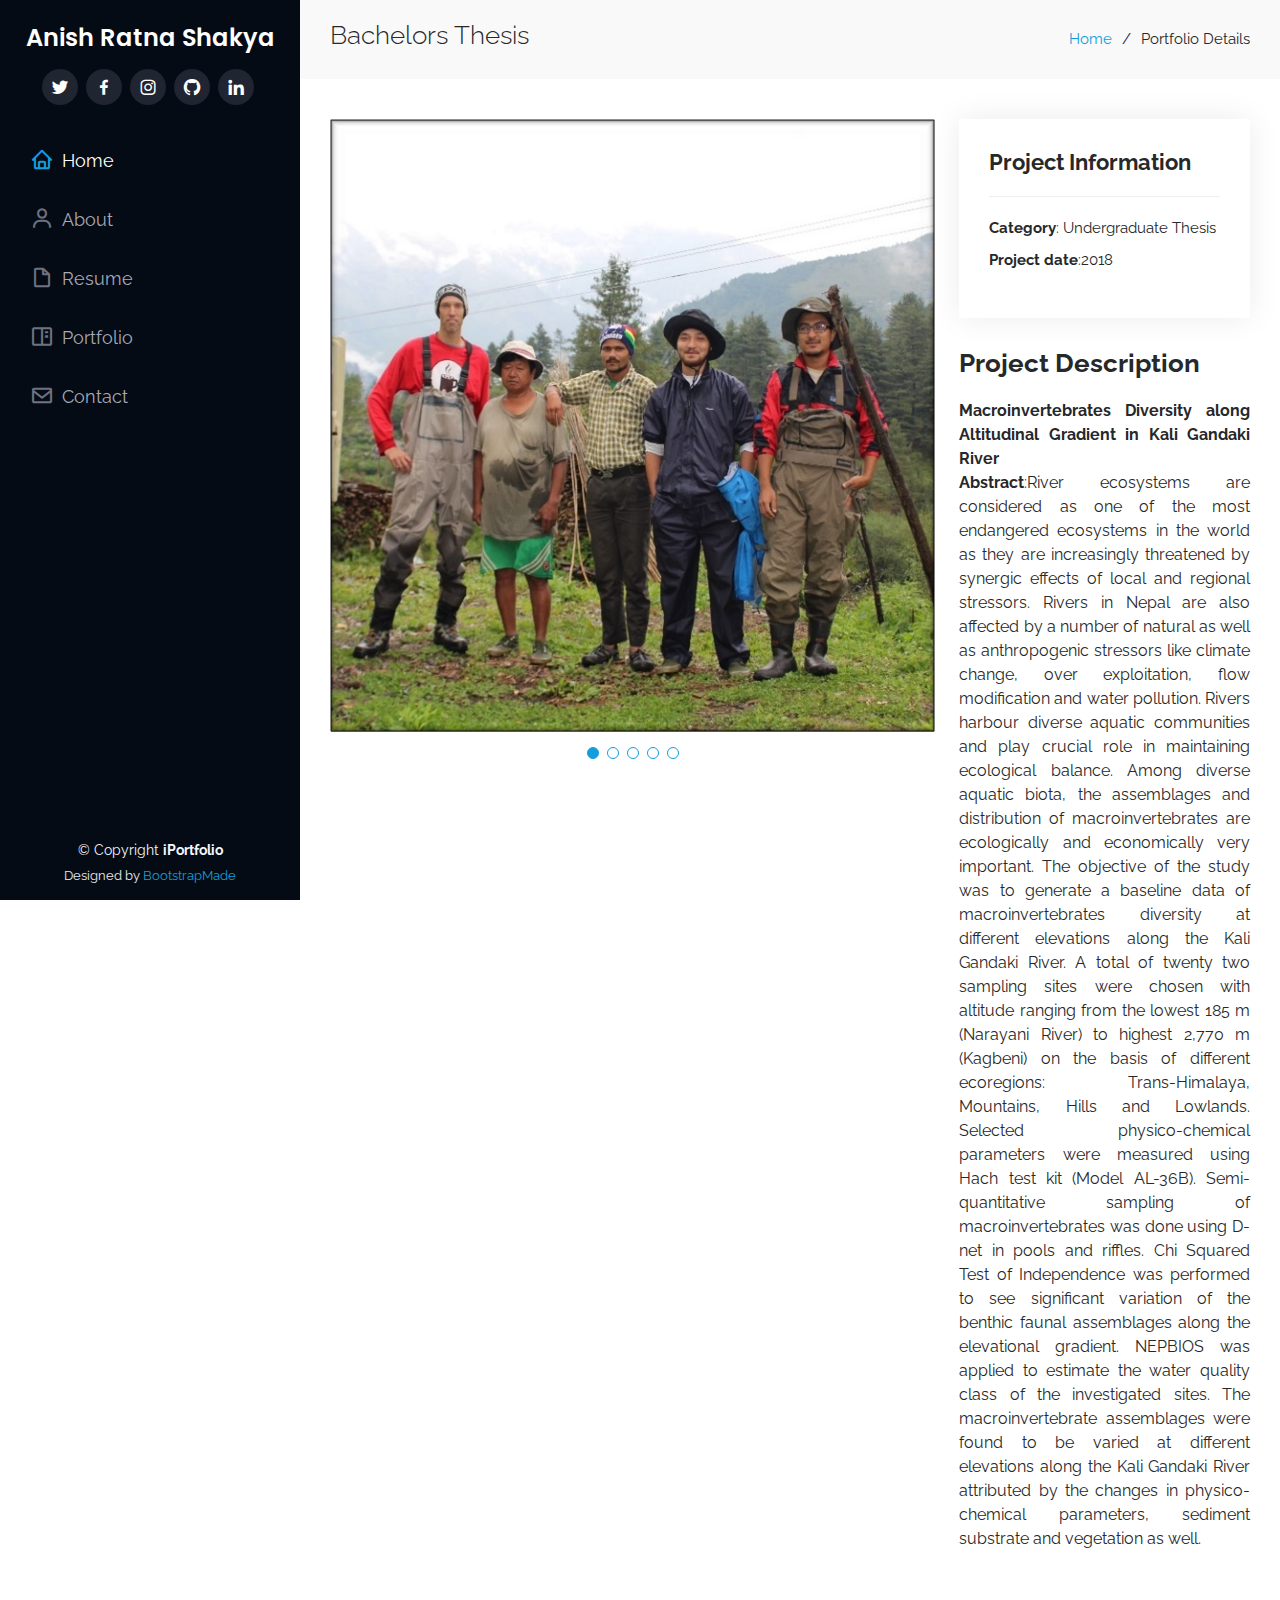
<file: project_bachelors.html>
<!DOCTYPE html>
<html lang="en">

<head>
  <meta charset="utf-8">
  <meta content="width=device-width, initial-scale=1.0" name="viewport">

  <title>Portfolio Details - iPortfolio Bootstrap Template</title>
  <meta content="" name="description">
  <meta content="" name="keywords">

  <!-- Favicons -->
  <link href="assets/img/favicon.png" rel="icon">
  <link href="assets/img/apple-touch-icon.png" rel="apple-touch-icon">

  <!-- Google Fonts -->
  <link
    href="https://fonts.googleapis.com/css?family=Open+Sans:300,300i,400,400i,600,600i,700,700i|Raleway:300,300i,400,400i,500,500i,600,600i,700,700i|Poppins:300,300i,400,400i,500,500i,600,600i,700,700i"
    rel="stylesheet">

  <!-- Vendor CSS Files -->
  <link href="assets/vendor/aos/aos.css" rel="stylesheet">
  <link href="assets/vendor/bootstrap/css/bootstrap.min.css" rel="stylesheet">
  <link href="assets/vendor/bootstrap-icons/bootstrap-icons.css" rel="stylesheet">
  <link href="assets/vendor/boxicons/css/boxicons.min.css" rel="stylesheet">
  <link href="assets/vendor/glightbox/css/glightbox.min.css" rel="stylesheet">
  <link href="assets/vendor/swiper/swiper-bundle.min.css" rel="stylesheet">

  <!-- Template Main CSS File -->
  <link href="assets/css/style.css" rel="stylesheet">

  <!-- =======================================================
  * Template Name: iPortfolio
  * Updated: Jul 27 2023 with Bootstrap v5.3.1
  * Template URL: https://bootstrapmade.com/iportfolio-bootstrap-portfolio-websites-template/
  * Author: BootstrapMade.com
  * License: https://bootstrapmade.com/license/
  ======================================================== -->
</head>

<body>

  <!-- ======= Mobile nav toggle button ======= -->
  <i class="bi bi-list mobile-nav-toggle d-xl-none"></i>

  <!-- ======= Header ======= -->
  <header id="header">
    <div class="d-flex flex-column">

      <div class="profile">
        <!-- <img src="assets/img/profile-img.jpg" alt="" class="img-fluid rounded-circle"> -->
        <br>
        <h1 class="text-light"><a href="index.html">Anish Ratna Shakya</a></h1>
        <div class="social-links mt-3 text-center">
          <a href="https://twitter.com/shakyaanice" target="_blank" class="twitter"><i class="bx bxl-twitter"></i></a>
          <a href="https://www.facebook.com/shakyaanice" target="_blank" class="facebook"><i
              class="bx bxl-facebook"></i></a>
          <a href="https://www.instagram.com/shakya_anice/" target="_blank" class="instagram"><i
              class="bx bxl-instagram"></i></a>
          <a href="https://github.com/shakyaanice" target="_blank" class="instagram"><i class="bx bxl-github"></i></a>
          <!-- <a href="#" class="google-plus"><i class="bx bxl-skype"></i></a> -->
          <a href="https://www.linkedin.com/in/anish-ratna-shakya-47234a121/" target="_blank" class="linkedin"><i
              class="bx bxl-linkedin"></i></a>
        </div>
      </div>

      <nav id="navbar" class="nav-menu navbar">
        <ul>
          <li><a href="index.html#hero" class="nav-link scrollto active"><i class="bx bx-home"></i>
              <span>Home</span></a>
          </li>
          <li><a href="index.html#about" class="nav-link scrollto"><i class="bx bx-user"></i> <span>About</span></a>
          </li>
          <li><a href="index.html#resume" class="nav-link scrollto"><i class="bx bx-file-blank"></i>
              <span>Resume</span></a>
          </li>
          <li><a href="index.html#portfolio" class="nav-link scrollto"><i class="bx bx-book-content"></i>
              <span>Portfolio</span></a></li>
          <!-- <li><a href="#services" class="nav-link scrollto"><i class="bx bx-server"></i> <span>Services</span></a></li> -->
          <li><a href="index.html#contact" class="nav-link scrollto"><i class="bx bx-envelope"></i>
              <span>Contact</span></a></li>
        </ul>
      </nav><!-- .nav-menu -->
    </div>
  </header><!-- End Header -->

  <main id="main">

    <!-- ======= Breadcrumbs ======= -->
    <section id="breadcrumbs" class="breadcrumbs">
      <div class="container">

        <div class="d-flex justify-content-between align-items-center">
          <h2>Bachelors Thesis </h2>
          <ol>
            <li><a href="index.html">Home</a></li>
            <li>Portfolio Details</li>
          </ol>
        </div>

      </div>
    </section><!-- End Breadcrumbs -->

    <!-- ======= Portfolio Details Section ======= -->
    <section id="portfolio-details" class="portfolio-details">
      <div class="container">

        <div class="row gy-4">

          <div class="col-lg-8">
            <div class="portfolio-details-slider swiper">
              <div class="swiper-wrapper align-items-center">

                <div class="swiper-slide">
                  <img src="assets/img/portfolio/UNG4.jpg" alt="">
                </div>

                <div class="swiper-slide">
                  <img src="assets/img/portfolio/UNG2.jpg" alt="">
                </div>

                <div class="swiper-slide">
                  <img src="assets/img/portfolio/UNG3.jpg" alt="">
                </div>

                <div class="swiper-slide">
                  <img src="assets/img/portfolio/UNG1.jpg" alt="">
                </div>

                <div class="swiper-slide">
                  <img src="assets/img/portfolio/UNG5.jpg" alt="">
                </div>


              </div>
              <div class="swiper-pagination"></div>
            </div>
          </div>

          <div class="col-lg-4">
            <div class="portfolio-info">
              <h3>Project Information</h3>
              <ul>
                <li><strong>Category</strong>: Undergraduate Thesis</li>
                <!-- <li><strong>Client</strong>: Open source</li> -->
                <li><strong>Project date</strong>:2018</li>
                <!-- <li><strong>Project URL</strong>: <a href="https://riskchanges.org/ "
                    target="_blank">www.riskchanges.org</a></li> -->
              </ul>
            </div>
            <div class="portfolio-description">
              <h2>Project Description</h2>
              <p style="text-align:justify">
                <strong>Macroinvertebrates Diversity along Altitudinal Gradient in Kali Gandaki River </strong><br>
                <strong>Abstract</strong>:River ecosystems are considered as one of the most endangered ecosystems in
                the world as they are increasingly threatened by synergic effects of local and regional stressors.
                Rivers in Nepal are also affected by a number of natural as well as anthropogenic stressors like climate
                change, over exploitation, flow modification and water pollution. Rivers harbour diverse aquatic
                communities and play crucial role in maintaining ecological balance. Among diverse aquatic biota, the
                assemblages and distribution of macroinvertebrates are ecologically and economically very important. The
                objective of the study was to generate a baseline data of macroinvertebrates diversity at different
                elevations along the Kali Gandaki River. A total of twenty two sampling sites were chosen with altitude
                ranging from the lowest 185 m (Narayani River) to highest 2,770 m (Kagbeni) on the basis of different
                ecoregions: Trans-Himalaya, Mountains, Hills and Lowlands. Selected physico-chemical parameters were
                measured using Hach test kit (Model AL-36B). Semi-quantitative sampling of macroinvertebrates was done
                using D-net in pools and riffles. Chi Squared Test of Independence was performed to see significant
                variation of the benthic faunal assemblages along the elevational gradient. NEPBIOS was applied to
                estimate the water quality class of the investigated sites. The macroinvertebrate
                assemblages were found to be varied at different elevations along the Kali Gandaki River attributed by
                the changes in physico-chemical parameters, sediment substrate and vegetation as well.
              </p>
            </div>
          </div>

        </div>

      </div>
    </section><!-- End Portfolio Details Section -->

  </main><!-- End #main -->

  <!-- ======= Footer ======= -->
  <footer id="footer">
    <div class="container">
      <div class="copyright">
        &copy; Copyright <strong><span>iPortfolio</span></strong>
      </div>
      <div class="credits">
        <!-- All the links in the footer should remain intact. -->
        <!-- You can delete the links only if you purchased the pro version. -->
        <!-- Licensing information: https://bootstrapmade.com/license/ -->
        <!-- Purchase the pro version with working PHP/AJAX contact form: https://bootstrapmade.com/iportfolio-bootstrap-portfolio-websites-template/ -->
        Designed by <a href="https://bootstrapmade.com/">BootstrapMade</a>
      </div>
    </div>
  </footer><!-- End  Footer -->

  <a href="#" class="back-to-top d-flex align-items-center justify-content-center"><i
      class="bi bi-arrow-up-short"></i></a>

  <!-- Vendor JS Files -->
  <script src="assets/vendor/purecounter/purecounter_vanilla.js"></script>
  <script src="assets/vendor/aos/aos.js"></script>
  <script src="assets/vendor/bootstrap/js/bootstrap.bundle.min.js"></script>
  <script src="assets/vendor/glightbox/js/glightbox.min.js"></script>
  <script src="assets/vendor/isotope-layout/isotope.pkgd.min.js"></script>
  <script src="assets/vendor/swiper/swiper-bundle.min.js"></script>
  <script src="assets/vendor/typed.js/typed.umd.js"></script>
  <script src="assets/vendor/waypoints/noframework.waypoints.js"></script>
  <script src="assets/vendor/php-email-form/validate.js"></script>

  <!-- Template Main JS File -->
  <script src="assets/js/main.js"></script>

</body>

</html>
</file>
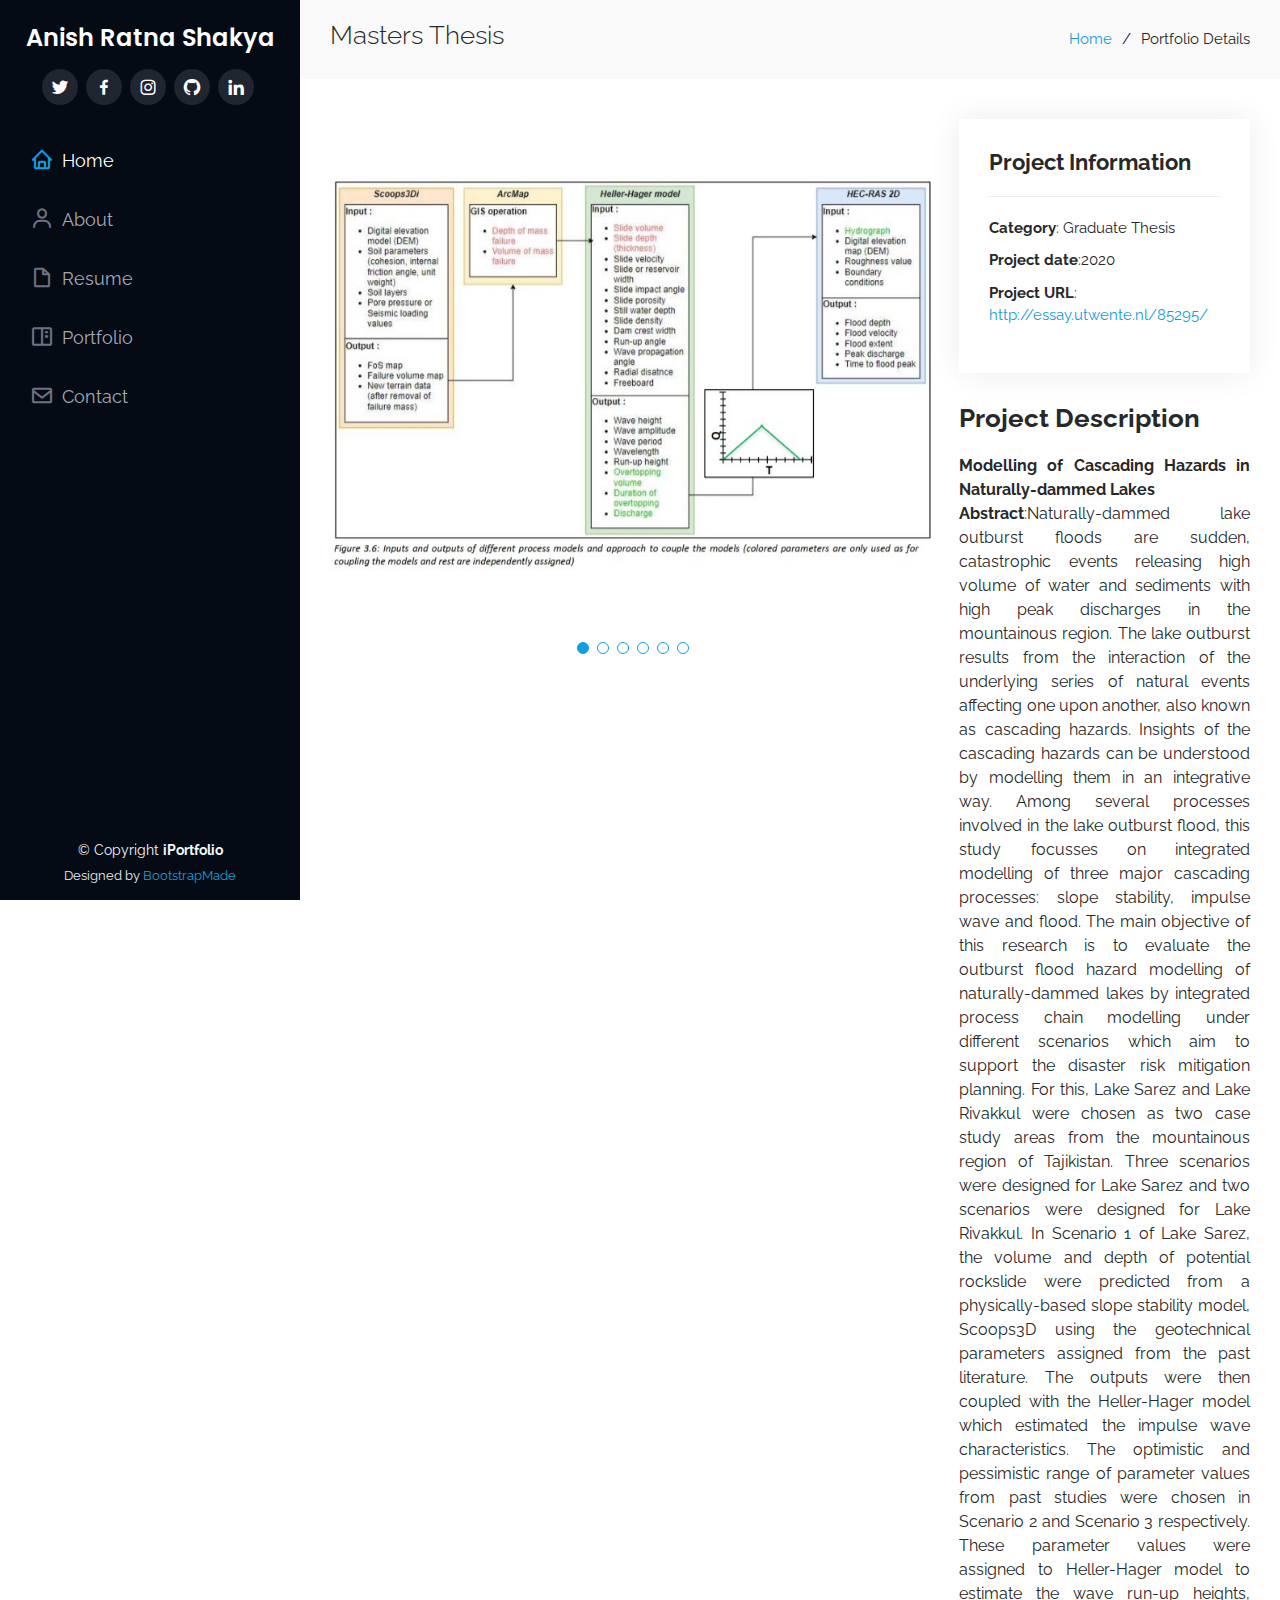
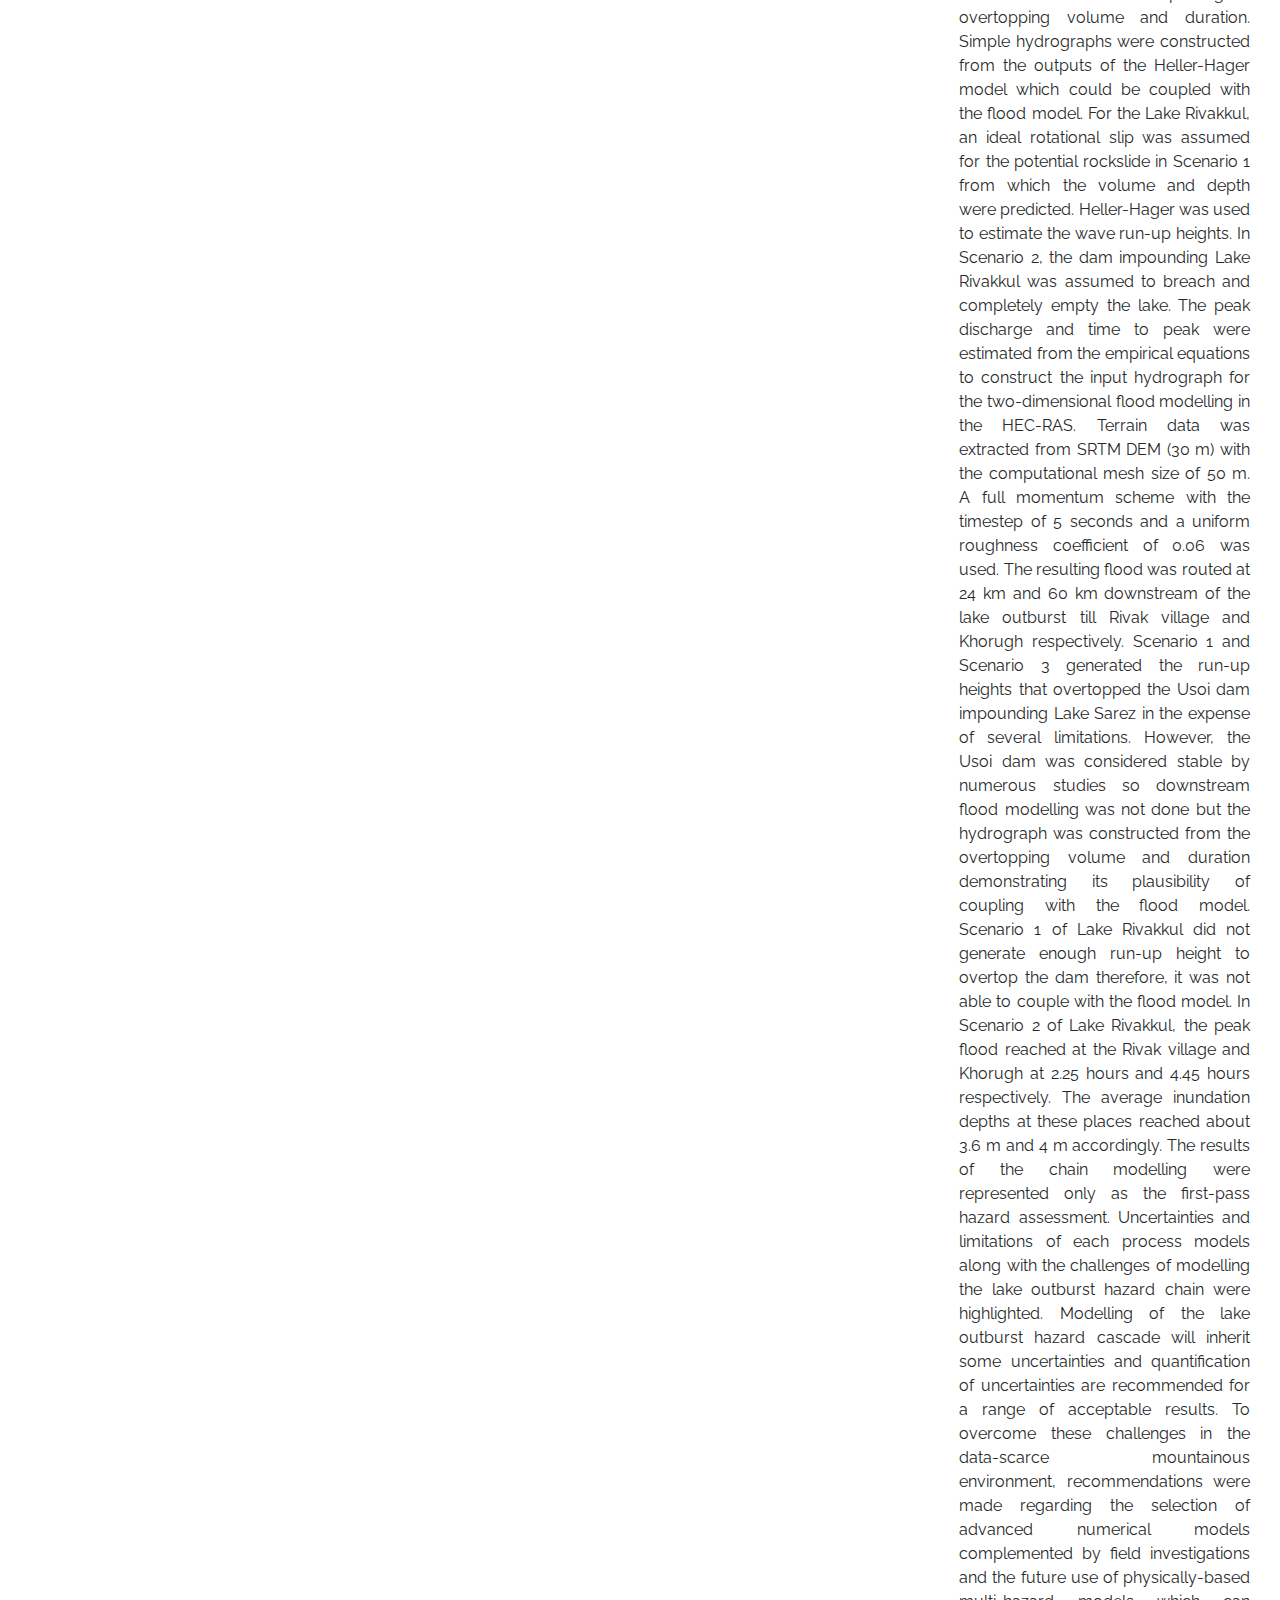
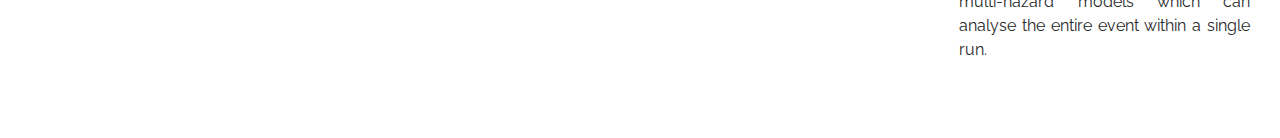
<file: project_masters.html>
<!DOCTYPE html>
<html lang="en">

<head>
  <meta charset="utf-8">
  <meta content="width=device-width, initial-scale=1.0" name="viewport">

  <title>Portfolio Details - iPortfolio Bootstrap Template</title>
  <meta content="" name="description">
  <meta content="" name="keywords">

  <!-- Favicons -->
  <link href="assets/img/favicon.png" rel="icon">
  <link href="assets/img/apple-touch-icon.png" rel="apple-touch-icon">

  <!-- Google Fonts -->
  <link
    href="https://fonts.googleapis.com/css?family=Open+Sans:300,300i,400,400i,600,600i,700,700i|Raleway:300,300i,400,400i,500,500i,600,600i,700,700i|Poppins:300,300i,400,400i,500,500i,600,600i,700,700i"
    rel="stylesheet">

  <!-- Vendor CSS Files -->
  <link href="assets/vendor/aos/aos.css" rel="stylesheet">
  <link href="assets/vendor/bootstrap/css/bootstrap.min.css" rel="stylesheet">
  <link href="assets/vendor/bootstrap-icons/bootstrap-icons.css" rel="stylesheet">
  <link href="assets/vendor/boxicons/css/boxicons.min.css" rel="stylesheet">
  <link href="assets/vendor/glightbox/css/glightbox.min.css" rel="stylesheet">
  <link href="assets/vendor/swiper/swiper-bundle.min.css" rel="stylesheet">

  <!-- Template Main CSS File -->
  <link href="assets/css/style.css" rel="stylesheet">

  <!-- =======================================================
  * Template Name: iPortfolio
  * Updated: Jul 27 2023 with Bootstrap v5.3.1
  * Template URL: https://bootstrapmade.com/iportfolio-bootstrap-portfolio-websites-template/
  * Author: BootstrapMade.com
  * License: https://bootstrapmade.com/license/
  ======================================================== -->
</head>

<body>

  <!-- ======= Mobile nav toggle button ======= -->
  <i class="bi bi-list mobile-nav-toggle d-xl-none"></i>

  <!-- ======= Header ======= -->
  <header id="header">
    <div class="d-flex flex-column">

      <div class="profile">
        <!-- <img src="assets/img/profile-img.jpg" alt="" class="img-fluid rounded-circle"> -->
        <br>
        <h1 class="text-light"><a href="index.html">Anish Ratna Shakya</a></h1>
        <div class="social-links mt-3 text-center">
          <a href="https://twitter.com/shakyaanice" target="_blank" class="twitter"><i class="bx bxl-twitter"></i></a>
          <a href="https://www.facebook.com/shakyaanice" target="_blank" class="facebook"><i
              class="bx bxl-facebook"></i></a>
          <a href="https://www.instagram.com/shakya_anice/" target="_blank" class="instagram"><i
              class="bx bxl-instagram"></i></a>
          <a href="https://github.com/shakyaanice" target="_blank" class="instagram"><i class="bx bxl-github"></i></a>
          <!-- <a href="#" class="google-plus"><i class="bx bxl-skype"></i></a> -->
          <a href="https://www.linkedin.com/in/anish-ratna-shakya-47234a121/" target="_blank" class="linkedin"><i
              class="bx bxl-linkedin"></i></a>
        </div>
      </div>

      <nav id="navbar" class="nav-menu navbar">
        <ul>
          <li><a href="index.html#hero" class="nav-link scrollto active"><i class="bx bx-home"></i>
              <span>Home</span></a>
          </li>
          <li><a href="index.html#about" class="nav-link scrollto"><i class="bx bx-user"></i> <span>About</span></a>
          </li>
          <li><a href="index.html#resume" class="nav-link scrollto"><i class="bx bx-file-blank"></i>
              <span>Resume</span></a>
          </li>
          <li><a href="index.html#portfolio" class="nav-link scrollto"><i class="bx bx-book-content"></i>
              <span>Portfolio</span></a></li>
          <!-- <li><a href="#services" class="nav-link scrollto"><i class="bx bx-server"></i> <span>Services</span></a></li> -->
          <li><a href="index.html#contact" class="nav-link scrollto"><i class="bx bx-envelope"></i>
              <span>Contact</span></a></li>
        </ul>
      </nav><!-- .nav-menu -->
    </div>
  </header><!-- End Header -->

  <main id="main">

    <!-- ======= Breadcrumbs ======= -->
    <section id="breadcrumbs" class="breadcrumbs">
      <div class="container">

        <div class="d-flex justify-content-between align-items-center">
          <h2>Masters Thesis</h2>
          <ol>
            <li><a href="index.html">Home</a></li>
            <li>Portfolio Details</li>
          </ol>
        </div>

      </div>
    </section><!-- End Breadcrumbs -->

    <!-- ======= Portfolio Details Section ======= -->
    <section id="portfolio-details" class="portfolio-details">
      <div class="container">

        <div class="row gy-4">

          <div class="col-lg-8">
            <div class="portfolio-details-slider swiper">
              <div class="swiper-wrapper align-items-center">

                <div class="swiper-slide">
                  <img src="assets/img/portfolio/GR1.jpg" alt="">
                </div>

                <div class="swiper-slide">
                  <img src="assets/img/portfolio/GR2.jpg" alt="">
                </div>

                <div class="swiper-slide">
                  <img src="assets/img/portfolio/GR3.jpg" alt="">
                </div>

                <div class="swiper-slide">
                  <img src="assets/img/portfolio/GR4.jpg" alt="">
                </div>

                <div class="swiper-slide">
                  <img src="assets/img/portfolio/GR5.jpg" alt="">
                </div>

                <div class="swiper-slide">
                  <img src="assets/img/portfolio/GR6.jpg" alt="">
                </div>


              </div>
              <div class="swiper-pagination"></div>
            </div>
          </div>

          <div class="col-lg-4">
            <div class="portfolio-info">
              <h3>Project Information</h3>
              <ul>
                <li><strong>Category</strong>: Graduate Thesis</li>
                <!-- <li><strong>Client</strong>: Open source</li> -->
                <li><strong>Project date</strong>:2020</li>
                <li><strong>Project URL</strong>: <a href="http://essay.utwente.nl/85295/"
                    target="_blank">http://essay.utwente.nl/85295/</a></li>
              </ul>
            </div>
            <div class="portfolio-description">
              <h2>Project Description</h2>
              <p style="text-align:justify">
                <strong>Modelling of Cascading Hazards in Naturally-dammed Lakes </strong><br>
                <strong>Abstract</strong>:Naturally-dammed lake outburst floods are sudden, catastrophic events
                releasing high volume of water and sediments with high peak discharges in the mountainous region. The
                lake outburst results from the interaction of the underlying series of natural events affecting one upon
                another, also known as cascading hazards. Insights of the cascading hazards can be understood by
                modelling them in an integrative way. Among several processes involved in the lake outburst flood, this
                study focusses on integrated modelling of three major cascading processes: slope stability, impulse wave
                and flood. The main objective of this research is to evaluate the outburst flood hazard modelling of
                naturally-dammed lakes by integrated process chain modelling under different scenarios which aim to
                support the disaster risk mitigation planning. For this, Lake Sarez and Lake Rivakkul were chosen as two
                case study areas from the mountainous region of Tajikistan. Three scenarios were designed for Lake Sarez
                and two scenarios were designed for Lake Rivakkul. In Scenario 1 of Lake Sarez, the volume and depth of
                potential rockslide were predicted from a physically-based slope stability model, Scoops3D using the
                geotechnical parameters assigned from the past literature. The outputs were then coupled with the
                Heller-Hager model which estimated the impulse wave characteristics. The optimistic and pessimistic
                range of parameter values from past studies were chosen in Scenario 2 and Scenario 3 respectively. These
                parameter values were assigned to Heller-Hager model to estimate the wave run-up heights, overtopping
                volume and duration. Simple hydrographs were constructed from the outputs of the Heller-Hager model
                which could be coupled with the flood model. For the Lake Rivakkul, an ideal rotational slip was assumed
                for the potential rockslide in Scenario 1 from which the volume and depth were predicted. Heller-Hager
                was used to estimate the wave run-up heights. In Scenario 2, the dam impounding Lake Rivakkul was
                assumed to breach and completely empty the lake. The peak discharge and time to peak were estimated from
                the empirical equations to construct the input hydrograph for the two-dimensional flood modelling in the
                HEC-RAS. Terrain data was extracted from SRTM DEM (30 m) with the computational mesh size of 50 m. A
                full momentum scheme with the timestep of 5 seconds and a uniform roughness coefficient of 0.06 was
                used. The resulting flood was routed at 24 km and 60 km downstream of the lake outburst till Rivak
                village and Khorugh respectively. Scenario 1 and Scenario 3 generated the run-up heights that overtopped
                the Usoi dam impounding Lake Sarez in the expense of several limitations. However, the Usoi dam was
                considered stable by numerous studies so downstream flood modelling was not done but the hydrograph was
                constructed from the overtopping volume and duration demonstrating its plausibility of coupling with the
                flood model. Scenario 1 of Lake Rivakkul did not generate enough run-up height to overtop the dam
                therefore, it was not able to couple with the flood model. In Scenario 2 of Lake Rivakkul, the peak
                flood reached at the Rivak village and Khorugh at 2.25 hours and 4.45 hours respectively. The average
                inundation depths at these places reached about 3.6 m and 4 m accordingly. The results of the chain
                modelling were represented only as the first-pass hazard assessment. Uncertainties and limitations of
                each process models along with the challenges of modelling the lake outburst hazard chain were
                highlighted. Modelling of the lake outburst hazard cascade will inherit some uncertainties and
                quantification of uncertainties are recommended for a range of acceptable results. To overcome these
                challenges in the data-scarce mountainous environment, recommendations were made regarding the selection
                of advanced numerical models complemented by field investigations and the future use of physically-based
                multi-hazard models which can analyse the entire event within a single run.
              </p>
            </div>
          </div>

        </div>

      </div>
    </section><!-- End Portfolio Details Section -->

  </main><!-- End #main -->

  <!-- ======= Footer ======= -->
  <footer id="footer">
    <div class="container">
      <div class="copyright">
        &copy; Copyright <strong><span>iPortfolio</span></strong>
      </div>
      <div class="credits">
        <!-- All the links in the footer should remain intact. -->
        <!-- You can delete the links only if you purchased the pro version. -->
        <!-- Licensing information: https://bootstrapmade.com/license/ -->
        <!-- Purchase the pro version with working PHP/AJAX contact form: https://bootstrapmade.com/iportfolio-bootstrap-portfolio-websites-template/ -->
        Designed by <a href="https://bootstrapmade.com/">BootstrapMade</a>
      </div>
    </div>
  </footer><!-- End  Footer -->

  <a href="#" class="back-to-top d-flex align-items-center justify-content-center"><i
      class="bi bi-arrow-up-short"></i></a>

  <!-- Vendor JS Files -->
  <script src="assets/vendor/purecounter/purecounter_vanilla.js"></script>
  <script src="assets/vendor/aos/aos.js"></script>
  <script src="assets/vendor/bootstrap/js/bootstrap.bundle.min.js"></script>
  <script src="assets/vendor/glightbox/js/glightbox.min.js"></script>
  <script src="assets/vendor/isotope-layout/isotope.pkgd.min.js"></script>
  <script src="assets/vendor/swiper/swiper-bundle.min.js"></script>
  <script src="assets/vendor/typed.js/typed.umd.js"></script>
  <script src="assets/vendor/waypoints/noframework.waypoints.js"></script>
  <script src="assets/vendor/php-email-form/validate.js"></script>

  <!-- Template Main JS File -->
  <script src="assets/js/main.js"></script>

</body>

</html>
</file>
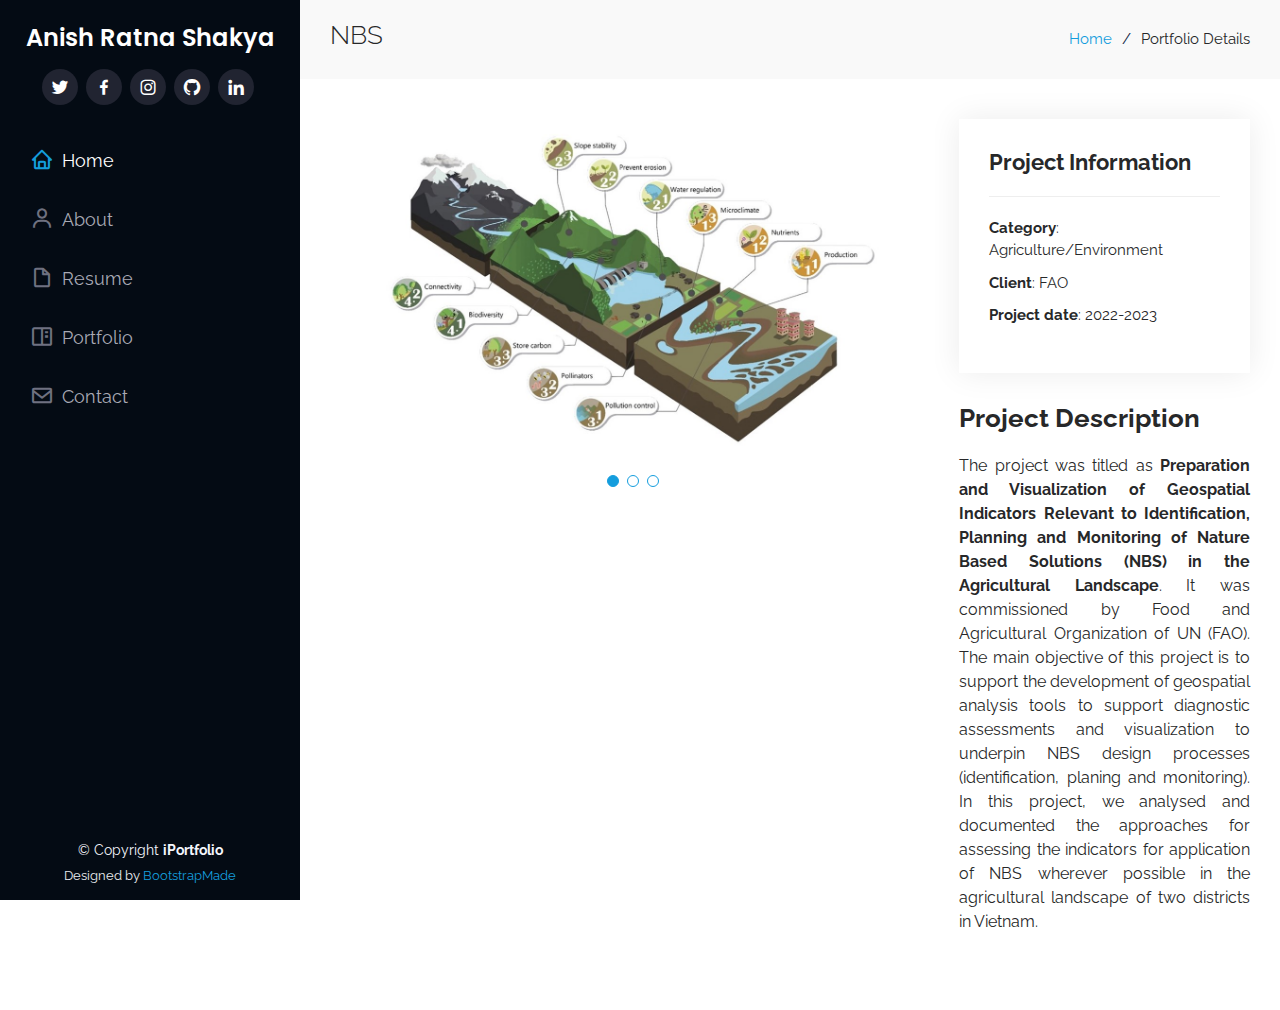
<file: project_nbs.html>
<!DOCTYPE html>
<html lang="en">

<head>
  <meta charset="utf-8">
  <meta content="width=device-width, initial-scale=1.0" name="viewport">

  <title>Portfolio Details - iPortfolio Bootstrap Template</title>
  <meta content="" name="description">
  <meta content="" name="keywords">

  <!-- Favicons -->
  <link href="assets/img/favicon.png" rel="icon">
  <link href="assets/img/apple-touch-icon.png" rel="apple-touch-icon">

  <!-- Google Fonts -->
  <link
    href="https://fonts.googleapis.com/css?family=Open+Sans:300,300i,400,400i,600,600i,700,700i|Raleway:300,300i,400,400i,500,500i,600,600i,700,700i|Poppins:300,300i,400,400i,500,500i,600,600i,700,700i"
    rel="stylesheet">

  <!-- Vendor CSS Files -->
  <link href="assets/vendor/aos/aos.css" rel="stylesheet">
  <link href="assets/vendor/bootstrap/css/bootstrap.min.css" rel="stylesheet">
  <link href="assets/vendor/bootstrap-icons/bootstrap-icons.css" rel="stylesheet">
  <link href="assets/vendor/boxicons/css/boxicons.min.css" rel="stylesheet">
  <link href="assets/vendor/glightbox/css/glightbox.min.css" rel="stylesheet">
  <link href="assets/vendor/swiper/swiper-bundle.min.css" rel="stylesheet">

  <!-- Template Main CSS File -->
  <link href="assets/css/style.css" rel="stylesheet">

  <!-- =======================================================
  * Template Name: iPortfolio
  * Updated: Jul 27 2023 with Bootstrap v5.3.1
  * Template URL: https://bootstrapmade.com/iportfolio-bootstrap-portfolio-websites-template/
  * Author: BootstrapMade.com
  * License: https://bootstrapmade.com/license/
  ======================================================== -->
</head>

<body>

  <!-- ======= Mobile nav toggle button ======= -->
  <i class="bi bi-list mobile-nav-toggle d-xl-none"></i>

  <!-- ======= Header ======= -->
  <header id="header">
    <div class="d-flex flex-column">

      <div class="profile">
        <!-- <img src="assets/img/profile-img.jpg" alt="" class="img-fluid rounded-circle"> -->
        <br>
        <h1 class="text-light"><a href="index.html">Anish Ratna Shakya</a></h1>
        <div class="social-links mt-3 text-center">
          <a href="https://twitter.com/shakyaanice" target="_blank" class="twitter"><i class="bx bxl-twitter"></i></a>
          <a href="https://www.facebook.com/shakyaanice" target="_blank" class="facebook"><i
              class="bx bxl-facebook"></i></a>
          <a href="https://www.instagram.com/shakya_anice/" target="_blank" class="instagram"><i
              class="bx bxl-instagram"></i></a>
          <a href="https://github.com/shakyaanice" target="_blank" class="instagram"><i class="bx bxl-github"></i></a>
          <!-- <a href="#" class="google-plus"><i class="bx bxl-skype"></i></a> -->
          <a href="https://www.linkedin.com/in/anish-ratna-shakya-47234a121/" target="_blank" class="linkedin"><i
              class="bx bxl-linkedin"></i></a>
        </div>
      </div>

      <nav id="navbar" class="nav-menu navbar">
        <ul>
          <li><a href="index.html#hero" class="nav-link scrollto active"><i class="bx bx-home"></i>
              <span>Home</span></a>
          </li>
          <li><a href="index.html#about" class="nav-link scrollto"><i class="bx bx-user"></i> <span>About</span></a>
          </li>
          <li><a href="index.html#resume" class="nav-link scrollto"><i class="bx bx-file-blank"></i>
              <span>Resume</span></a>
          </li>
          <li><a href="index.html#portfolio" class="nav-link scrollto"><i class="bx bx-book-content"></i>
              <span>Portfolio</span></a></li>
          <!-- <li><a href="#services" class="nav-link scrollto"><i class="bx bx-server"></i> <span>Services</span></a></li> -->
          <li><a href="index.html#contact" class="nav-link scrollto"><i class="bx bx-envelope"></i>
              <span>Contact</span></a></li>
        </ul>
      </nav><!-- .nav-menu -->
    </div>
  </header><!-- End Header -->

  <main id="main">

    <!-- ======= Breadcrumbs ======= -->
    <section id="breadcrumbs" class="breadcrumbs">
      <div class="container">

        <div class="d-flex justify-content-between align-items-center">
          <h2>NBS</h2>
          <ol>
            <li><a href="index.html">Home</a></li>
            <li>Portfolio Details</li>
          </ol>
        </div>

      </div>
    </section><!-- End Breadcrumbs -->

    <!-- ======= Portfolio Details Section ======= -->
    <section id="portfolio-details" class="portfolio-details">
      <div class="container">

        <div class="row gy-4">

          <div class="col-lg-8">
            <div class="portfolio-details-slider swiper">
              <div class="swiper-wrapper align-items-center">

                <div class="swiper-slide">
                  <img src="assets/img/portfolio/nbs1.jpg" alt="">
                </div>

                <div class="swiper-slide">
                  <img src="assets/img/portfolio/nbs2.jpg" alt="">
                </div>

                <div class="swiper-slide">
                  <img src="assets/img/portfolio/GreenInfra.jpg" alt="">
                </div>

              </div>
              <div class="swiper-pagination"></div>
            </div>
          </div>

          <div class="col-lg-4">
            <div class="portfolio-info">
              <h3>Project Information</h3>
              <ul>
                <li><strong>Category</strong>: Agriculture/Environment</li>
                <li><strong>Client</strong>: FAO</li>
                <li><strong>Project date</strong>: 2022-2023</li>
                <!-- <li><strong>Project URL</strong>: <a href="#">www.example.com</a></li> -->
              </ul>
            </div>
            <div class="portfolio-description">
              <h2>Project Description</h2>
              <p style="text-align:justify">
                The project was titled as <strong>Preparation and Visualization of Geospatial Indicators Relevant to
                  Identification, Planning and Monitoring of Nature Based Solutions (NBS) in the Agricultural
                  Landscape</strong>. It was commissioned by
                Food and Agricultural Organization of UN (FAO).
                The main objective of this project is to support the development of geospatial analysis tools to support
                diagnostic assessments and visualization to underpin NBS design processes (identification, planing and
                monitoring).
                In this project, we analysed and documented the approaches for assessing the indicators for application
                of NBS wherever possible in the agricultural landscape of two districts in Vietnam.


              </p>
            </div>
          </div>

        </div>

      </div>
    </section><!-- End Portfolio Details Section -->

  </main><!-- End #main -->

  <!-- ======= Footer ======= -->
  <footer id="footer">
    <div class="container">
      <div class="copyright">
        &copy; Copyright <strong><span>iPortfolio</span></strong>
      </div>
      <div class="credits">
        <!-- All the links in the footer should remain intact. -->
        <!-- You can delete the links only if you purchased the pro version. -->
        <!-- Licensing information: https://bootstrapmade.com/license/ -->
        <!-- Purchase the pro version with working PHP/AJAX contact form: https://bootstrapmade.com/iportfolio-bootstrap-portfolio-websites-template/ -->
        Designed by <a href="https://bootstrapmade.com/">BootstrapMade</a>
      </div>
    </div>
  </footer><!-- End  Footer -->

  <a href="#" class="back-to-top d-flex align-items-center justify-content-center"><i
      class="bi bi-arrow-up-short"></i></a>

  <!-- Vendor JS Files -->
  <script src="assets/vendor/purecounter/purecounter_vanilla.js"></script>
  <script src="assets/vendor/aos/aos.js"></script>
  <script src="assets/vendor/bootstrap/js/bootstrap.bundle.min.js"></script>
  <script src="assets/vendor/glightbox/js/glightbox.min.js"></script>
  <script src="assets/vendor/isotope-layout/isotope.pkgd.min.js"></script>
  <script src="assets/vendor/swiper/swiper-bundle.min.js"></script>
  <script src="assets/vendor/typed.js/typed.umd.js"></script>
  <script src="assets/vendor/waypoints/noframework.waypoints.js"></script>
  <script src="assets/vendor/php-email-form/validate.js"></script>

  <!-- Template Main JS File -->
  <script src="assets/js/main.js"></script>

</body>

</html>
</file>
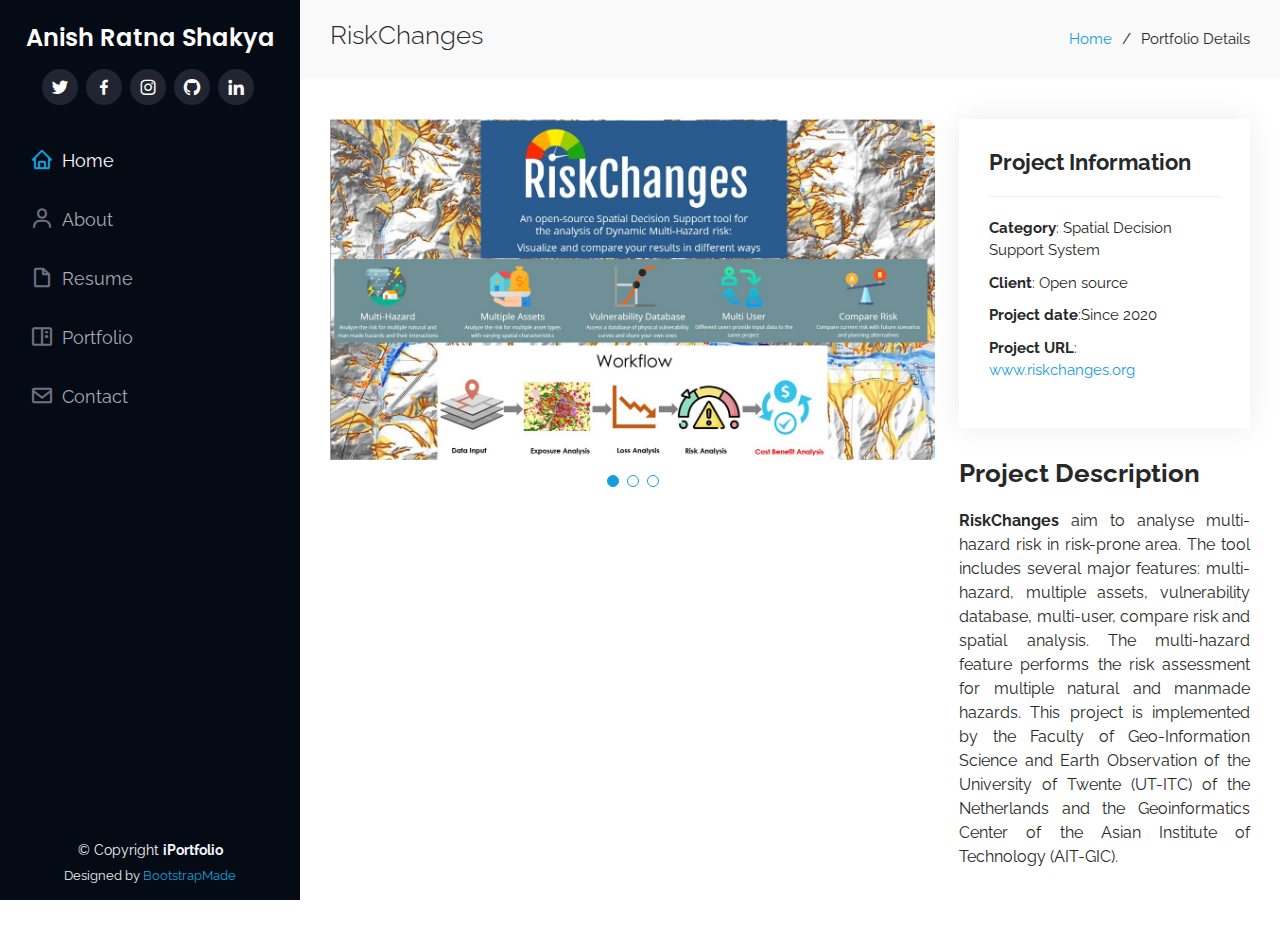
<file: project_rc.html>
<!DOCTYPE html>
<html lang="en">

<head>
  <meta charset="utf-8">
  <meta content="width=device-width, initial-scale=1.0" name="viewport">

  <title>Portfolio Details - iPortfolio Bootstrap Template</title>
  <meta content="" name="description">
  <meta content="" name="keywords">

  <!-- Favicons -->
  <link href="assets/img/favicon.png" rel="icon">
  <link href="assets/img/apple-touch-icon.png" rel="apple-touch-icon">

  <!-- Google Fonts -->
  <link
    href="https://fonts.googleapis.com/css?family=Open+Sans:300,300i,400,400i,600,600i,700,700i|Raleway:300,300i,400,400i,500,500i,600,600i,700,700i|Poppins:300,300i,400,400i,500,500i,600,600i,700,700i"
    rel="stylesheet">

  <!-- Vendor CSS Files -->
  <link href="assets/vendor/aos/aos.css" rel="stylesheet">
  <link href="assets/vendor/bootstrap/css/bootstrap.min.css" rel="stylesheet">
  <link href="assets/vendor/bootstrap-icons/bootstrap-icons.css" rel="stylesheet">
  <link href="assets/vendor/boxicons/css/boxicons.min.css" rel="stylesheet">
  <link href="assets/vendor/glightbox/css/glightbox.min.css" rel="stylesheet">
  <link href="assets/vendor/swiper/swiper-bundle.min.css" rel="stylesheet">

  <!-- Template Main CSS File -->
  <link href="assets/css/style.css" rel="stylesheet">

  <!-- =======================================================
  * Template Name: iPortfolio
  * Updated: Jul 27 2023 with Bootstrap v5.3.1
  * Template URL: https://bootstrapmade.com/iportfolio-bootstrap-portfolio-websites-template/
  * Author: BootstrapMade.com
  * License: https://bootstrapmade.com/license/
  ======================================================== -->
</head>

<body>

  <!-- ======= Mobile nav toggle button ======= -->
  <i class="bi bi-list mobile-nav-toggle d-xl-none"></i>

  <!-- ======= Header ======= -->
  <header id="header">
    <div class="d-flex flex-column">

      <div class="profile">
        <!-- <img src="assets/img/profile-img.jpg" alt="" class="img-fluid rounded-circle"> -->
        <br>
        <h1 class="text-light"><a href="index.html">Anish Ratna Shakya</a></h1>
        <div class="social-links mt-3 text-center">
          <a href="https://twitter.com/shakyaanice" target="_blank" class="twitter"><i class="bx bxl-twitter"></i></a>
          <a href="https://www.facebook.com/shakyaanice" target="_blank" class="facebook"><i
              class="bx bxl-facebook"></i></a>
          <a href="https://www.instagram.com/shakya_anice/" target="_blank" class="instagram"><i
              class="bx bxl-instagram"></i></a>
          <a href="https://github.com/shakyaanice" target="_blank" class="instagram"><i class="bx bxl-github"></i></a>
          <!-- <a href="#" class="google-plus"><i class="bx bxl-skype"></i></a> -->
          <a href="https://www.linkedin.com/in/anish-ratna-shakya-47234a121/" target="_blank" class="linkedin"><i
              class="bx bxl-linkedin"></i></a>
        </div>
      </div>

      <nav id="navbar" class="nav-menu navbar">
        <ul>
          <li><a href="index.html#hero" class="nav-link scrollto active"><i class="bx bx-home"></i>
              <span>Home</span></a>
          </li>
          <li><a href="index.html#about" class="nav-link scrollto"><i class="bx bx-user"></i> <span>About</span></a>
          </li>
          <li><a href="index.html#resume" class="nav-link scrollto"><i class="bx bx-file-blank"></i>
              <span>Resume</span></a>
          </li>
          <li><a href="index.html#portfolio" class="nav-link scrollto"><i class="bx bx-book-content"></i>
              <span>Portfolio</span></a></li>
          <!-- <li><a href="#services" class="nav-link scrollto"><i class="bx bx-server"></i> <span>Services</span></a></li> -->
          <li><a href="index.html#contact" class="nav-link scrollto"><i class="bx bx-envelope"></i>
              <span>Contact</span></a></li>
        </ul>
      </nav><!-- .nav-menu -->
    </div>
  </header><!-- End Header -->

  <main id="main">

    <!-- ======= Breadcrumbs ======= -->
    <section id="breadcrumbs" class="breadcrumbs">
      <div class="container">

        <div class="d-flex justify-content-between align-items-center">
          <h2>RiskChanges</h2>
          <ol>
            <li><a href="index.html">Home</a></li>
            <li>Portfolio Details</li>
          </ol>
        </div>

      </div>
    </section><!-- End Breadcrumbs -->

    <!-- ======= Portfolio Details Section ======= -->
    <section id="portfolio-details" class="portfolio-details">
      <div class="container">

        <div class="row gy-4">

          <div class="col-lg-8">
            <div class="portfolio-details-slider swiper">
              <div class="swiper-wrapper align-items-center">

                <div class="swiper-slide">
                  <img src="assets/img/portfolio/riskchanges.jpg" alt="">
                </div>

                <div class="swiper-slide">
                  <img src="assets/img/portfolio/riskchanges1.jpg" alt="">
                </div>

                <div class="swiper-slide">
                  <img src="assets/img/portfolio/riskchanges2.jpg" alt="">
                </div>

              </div>
              <div class="swiper-pagination"></div>
            </div>
          </div>

          <div class="col-lg-4">
            <div class="portfolio-info">
              <h3>Project Information</h3>
              <ul>
                <li><strong>Category</strong>: Spatial Decision Support System</li>
                <li><strong>Client</strong>: Open source</li>
                <li><strong>Project date</strong>:Since 2020</li>
                <li><strong>Project URL</strong>: <a href="https://riskchanges.org/ "
                    target="_blank">www.riskchanges.org</a></li>
              </ul>
            </div>
            <div class="portfolio-description">
              <h2>Project Description</h2>
              <p style="text-align:justify">
                <strong>RiskChanges </strong> aim to analyse multi-hazard risk in risk-prone area. The tool includes
                several major features: multi-hazard,
                multiple assets, vulnerability database, multi-user, compare risk and spatial analysis. The multi-hazard
                feature performs the risk assessment
                for multiple natural and manmade hazards. This project is implemented by the Faculty of Geo-Information
                Science and Earth Observation of the
                University of Twente (UT-ITC)
                of the Netherlands and the Geoinformatics Center of the Asian Institute of Technology (AIT-GIC).

              </p>
            </div>
          </div>

        </div>

      </div>
    </section><!-- End Portfolio Details Section -->

  </main><!-- End #main -->

  <!-- ======= Footer ======= -->
  <footer id="footer">
    <div class="container">
      <div class="copyright">
        &copy; Copyright <strong><span>iPortfolio</span></strong>
      </div>
      <div class="credits">
        <!-- All the links in the footer should remain intact. -->
        <!-- You can delete the links only if you purchased the pro version. -->
        <!-- Licensing information: https://bootstrapmade.com/license/ -->
        <!-- Purchase the pro version with working PHP/AJAX contact form: https://bootstrapmade.com/iportfolio-bootstrap-portfolio-websites-template/ -->
        Designed by <a href="https://bootstrapmade.com/">BootstrapMade</a>
      </div>
    </div>
  </footer><!-- End  Footer -->

  <a href="#" class="back-to-top d-flex align-items-center justify-content-center"><i
      class="bi bi-arrow-up-short"></i></a>

  <!-- Vendor JS Files -->
  <script src="assets/vendor/purecounter/purecounter_vanilla.js"></script>
  <script src="assets/vendor/aos/aos.js"></script>
  <script src="assets/vendor/bootstrap/js/bootstrap.bundle.min.js"></script>
  <script src="assets/vendor/glightbox/js/glightbox.min.js"></script>
  <script src="assets/vendor/isotope-layout/isotope.pkgd.min.js"></script>
  <script src="assets/vendor/swiper/swiper-bundle.min.js"></script>
  <script src="assets/vendor/typed.js/typed.umd.js"></script>
  <script src="assets/vendor/waypoints/noframework.waypoints.js"></script>
  <script src="assets/vendor/php-email-form/validate.js"></script>

  <!-- Template Main JS File -->
  <script src="assets/js/main.js"></script>

</body>

</html>
</file>
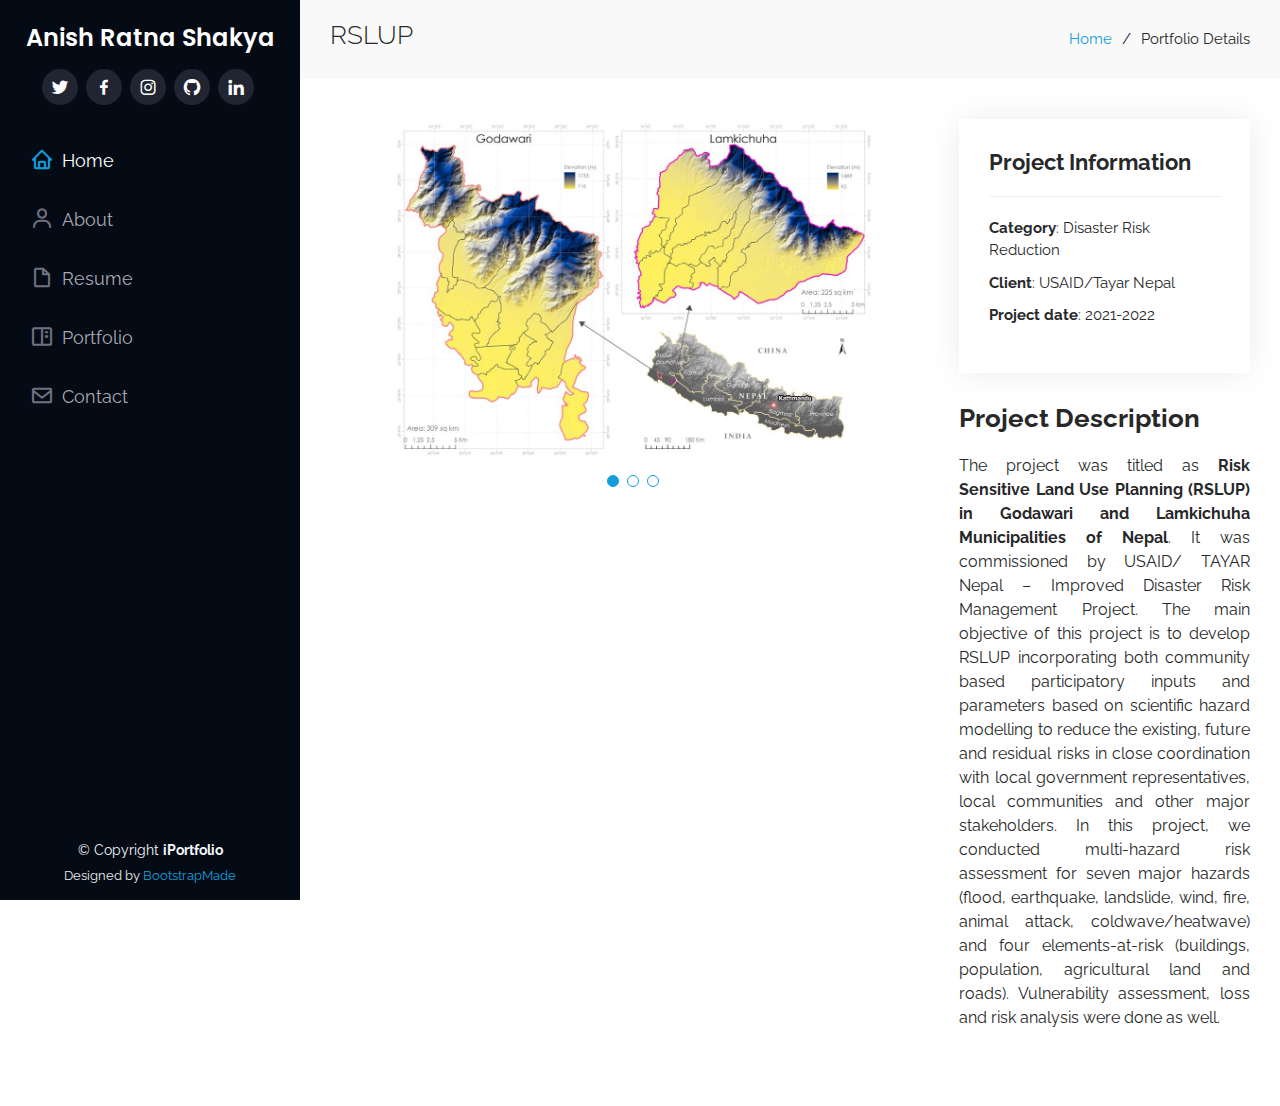
<file: project_rslup.html>
<!DOCTYPE html>
<html lang="en">

<head>
  <meta charset="utf-8">
  <meta content="width=device-width, initial-scale=1.0" name="viewport">

  <title>Portfolio Details - iPortfolio Bootstrap Template</title>
  <meta content="" name="description">
  <meta content="" name="keywords">

  <!-- Favicons -->
  <link href="assets/img/favicon.png" rel="icon">
  <link href="assets/img/apple-touch-icon.png" rel="apple-touch-icon">

  <!-- Google Fonts -->
  <link
    href="https://fonts.googleapis.com/css?family=Open+Sans:300,300i,400,400i,600,600i,700,700i|Raleway:300,300i,400,400i,500,500i,600,600i,700,700i|Poppins:300,300i,400,400i,500,500i,600,600i,700,700i"
    rel="stylesheet">

  <!-- Vendor CSS Files -->
  <link href="assets/vendor/aos/aos.css" rel="stylesheet">
  <link href="assets/vendor/bootstrap/css/bootstrap.min.css" rel="stylesheet">
  <link href="assets/vendor/bootstrap-icons/bootstrap-icons.css" rel="stylesheet">
  <link href="assets/vendor/boxicons/css/boxicons.min.css" rel="stylesheet">
  <link href="assets/vendor/glightbox/css/glightbox.min.css" rel="stylesheet">
  <link href="assets/vendor/swiper/swiper-bundle.min.css" rel="stylesheet">

  <!-- Template Main CSS File -->
  <link href="assets/css/style.css" rel="stylesheet">

  <!-- =======================================================
  * Template Name: iPortfolio
  * Updated: Jul 27 2023 with Bootstrap v5.3.1
  * Template URL: https://bootstrapmade.com/iportfolio-bootstrap-portfolio-websites-template/
  * Author: BootstrapMade.com
  * License: https://bootstrapmade.com/license/
  ======================================================== -->
</head>

<body>

  <!-- ======= Mobile nav toggle button ======= -->
  <i class="bi bi-list mobile-nav-toggle d-xl-none"></i>

  <!-- ======= Header ======= -->
  <header id="header">
    <div class="d-flex flex-column">

      <div class="profile">
        <!-- <img src="assets/img/profile-img.jpg" alt="" class="img-fluid rounded-circle"> -->
        <br>
        <h1 class="text-light"><a href="index.html">Anish Ratna Shakya</a></h1>
        <div class="social-links mt-3 text-center">
          <a href="https://twitter.com/shakyaanice" target="_blank" class="twitter"><i class="bx bxl-twitter"></i></a>
          <a href="https://www.facebook.com/shakyaanice" target="_blank" class="facebook"><i
              class="bx bxl-facebook"></i></a>
          <a href="https://www.instagram.com/shakya_anice/" target="_blank" class="instagram"><i
              class="bx bxl-instagram"></i></a>
          <a href="https://github.com/shakyaanice" target="_blank" class="instagram"><i class="bx bxl-github"></i></a>
          <!-- <a href="#" class="google-plus"><i class="bx bxl-skype"></i></a> -->
          <a href="https://www.linkedin.com/in/anish-ratna-shakya-47234a121/" target="_blank" class="linkedin"><i
              class="bx bxl-linkedin"></i></a>
        </div>
      </div>

      <nav id="navbar" class="nav-menu navbar">
        <ul>
          <li><a href="index.html#hero" class="nav-link scrollto active"><i class="bx bx-home"></i>
              <span>Home</span></a>
          </li>
          <li><a href="index.html#about" class="nav-link scrollto"><i class="bx bx-user"></i> <span>About</span></a>
          </li>
          <li><a href="index.html#resume" class="nav-link scrollto"><i class="bx bx-file-blank"></i>
              <span>Resume</span></a>
          </li>
          <li><a href="index.html#portfolio" class="nav-link scrollto"><i class="bx bx-book-content"></i>
              <span>Portfolio</span></a></li>
          <!-- <li><a href="#services" class="nav-link scrollto"><i class="bx bx-server"></i> <span>Services</span></a></li> -->
          <li><a href="index.html#contact" class="nav-link scrollto"><i class="bx bx-envelope"></i>
              <span>Contact</span></a></li>
        </ul>
      </nav><!-- .nav-menu -->
    </div>
  </header><!-- End Header -->

  <main id="main">

    <!-- ======= Breadcrumbs ======= -->
    <section id="breadcrumbs" class="breadcrumbs">
      <div class="container">

        <div class="d-flex justify-content-between align-items-center">
          <h2>RSLUP</h2>
          <ol>
            <li><a href="index.html">Home</a></li>
            <li>Portfolio Details</li>
          </ol>
        </div>

      </div>
    </section><!-- End Breadcrumbs -->

    <!-- ======= Portfolio Details Section ======= -->
    <section id="portfolio-details" class="portfolio-details">
      <div class="container">

        <div class="row gy-4">

          <div class="col-lg-8">
            <div class="portfolio-details-slider swiper">
              <div class="swiper-wrapper align-items-center">

                <div class="swiper-slide">
                  <img src="assets/img/portfolio/RSLUP_studyarea.jpg" alt="">
                </div>

                <div class="swiper-slide">
                  <img src="assets/img/portfolio/MHRAmethods.jpg" alt="">
                </div>

                <div class="swiper-slide">
                  <img src="assets/img/portfolio/hazard.jpg" alt="">
                </div>

              </div>
              <div class="swiper-pagination"></div>
            </div>
          </div>

          <div class="col-lg-4">
            <div class="portfolio-info">
              <h3>Project Information</h3>
              <ul>
                <li><strong>Category</strong>: Disaster Risk Reduction</li>
                <li><strong>Client</strong>: USAID/Tayar Nepal</li>
                <li><strong>Project date</strong>: 2021-2022</li>
                <!-- <li><strong>Project URL</strong>: <a href="#">www.example.com</a></li> -->
              </ul>
            </div>
            <div class="portfolio-description">
              <h2>Project Description</h2>
              <p style="text-align:justify">
                The project was titled as <strong>Risk Sensitive Land Use Planning (RSLUP) in Godawari and Lamkichuha
                  Municipalities of
                  Nepal</strong>. It was commissioned by
                USAID/ TAYAR Nepal – Improved Disaster Risk Management Project.
                The main objective of this project is to develop RSLUP incorporating both community based participatory
                inputs
                and parameters
                based on scientific hazard modelling to reduce the existing, future and residual risks in close
                coordination with local government representatives, local communities and other major stakeholders. In
                this
                project, we conducted multi-hazard risk assessment for seven major hazards
                (flood, earthquake, landslide, wind, fire, animal attack, coldwave/heatwave) and four elements-at-risk
                (buildings, population, agricultural land and roads). Vulnerability assessment, loss and risk analysis
                were done as well.

              </p>
            </div>
          </div>

        </div>

      </div>
    </section><!-- End Portfolio Details Section -->

  </main><!-- End #main -->

  <!-- ======= Footer ======= -->
  <footer id="footer">
    <div class="container">
      <div class="copyright">
        &copy; Copyright <strong><span>iPortfolio</span></strong>
      </div>
      <div class="credits">
        <!-- All the links in the footer should remain intact. -->
        <!-- You can delete the links only if you purchased the pro version. -->
        <!-- Licensing information: https://bootstrapmade.com/license/ -->
        <!-- Purchase the pro version with working PHP/AJAX contact form: https://bootstrapmade.com/iportfolio-bootstrap-portfolio-websites-template/ -->
        Designed by <a href="https://bootstrapmade.com/">BootstrapMade</a>
      </div>
    </div>
  </footer><!-- End  Footer -->

  <a href="#" class="back-to-top d-flex align-items-center justify-content-center"><i
      class="bi bi-arrow-up-short"></i></a>

  <!-- Vendor JS Files -->
  <script src="assets/vendor/purecounter/purecounter_vanilla.js"></script>
  <script src="assets/vendor/aos/aos.js"></script>
  <script src="assets/vendor/bootstrap/js/bootstrap.bundle.min.js"></script>
  <script src="assets/vendor/glightbox/js/glightbox.min.js"></script>
  <script src="assets/vendor/isotope-layout/isotope.pkgd.min.js"></script>
  <script src="assets/vendor/swiper/swiper-bundle.min.js"></script>
  <script src="assets/vendor/typed.js/typed.umd.js"></script>
  <script src="assets/vendor/waypoints/noframework.waypoints.js"></script>
  <script src="assets/vendor/php-email-form/validate.js"></script>

  <!-- Template Main JS File -->
  <script src="assets/js/main.js"></script>

</body>

</html>
</file>
<file: assets/css/style.css>
/**
* Template Name: iPortfolio
* Updated: Jul 27 2023 with Bootstrap v5.3.1
* Template URL: https://bootstrapmade.com/iportfolio-bootstrap-portfolio-websites-template/
* Author: BootstrapMade.com
* License: https://bootstrapmade.com/license/
*/

/*--------------------------------------------------------------
# General
--------------------------------------------------------------*/
body {
  font-family: "Raleway", sans-serif;
  color: #272829;
}

a {
  color: #149ddd;
  text-decoration: none;
}

a:hover {
  color: #37b3ed;
  text-decoration: none;
}

h1,
h2,
h3,
h4,
h5,
h6 {
  font-family: "Raleway", sans-serif;
}

/*--------------------------------------------------------------
# Back to top button
--------------------------------------------------------------*/
.back-to-top {
  position: fixed;
  visibility: hidden;
  opacity: 0;
  right: 15px;
  bottom: 15px;
  z-index: 996;
  background: #149ddd;
  width: 40px;
  height: 40px;
  border-radius: 50px;
  transition: all 0.4s;
}

.back-to-top i {
  font-size: 28px;
  color: #fff;
  line-height: 0;
}

.back-to-top:hover {
  background: #2eafec;
  color: #fff;
}

.back-to-top.active {
  visibility: visible;
  opacity: 1;
}

/*--------------------------------------------------------------
# Header
--------------------------------------------------------------*/
#header {
  position: fixed;
  top: 0;
  left: 0;
  bottom: 0;
  width: 300px;
  transition: all ease-in-out 0.5s;
  z-index: 9997;
  transition: all 0.5s;
  padding: 0 15px;
  background: #040b14;
  overflow-y: auto;
}

#header .profile img {
  margin: 15px auto;
  display: block;
  width: 120px;
  border: 8px solid #2c2f3f;
}

#header .profile h1 {
  font-size: 24px;
  margin: 0;
  padding: 0;
  font-weight: 600;
  -moz-text-align-last: center;
  text-align-last: center;
  font-family: "Poppins", sans-serif;
}

#header .profile h1 a,
#header .profile h1 a:hover {
  color: #fff;
  text-decoration: none;
}

#header .profile .social-links a {
  font-size: 20px;
  display: inline-block;
  background: #212431;
  color: #fff;
  line-height: 1;
  padding: 8px 0;
  margin-right: 4px;
  border-radius: 50%;
  text-align: center;
  width: 36px;
  height: 36px;
  transition: 0.3s;
}

#header .profile .social-links a:hover {
  background: #149ddd;
  color: #fff;
  text-decoration: none;
}

#main {
  margin-left: 300px;
}

.container,
.container-fluid {
  padding-left: 30px;
  padding-right: 30px;
}

@media (max-width: 1199px) {
  #header {
    left: -300px;
  }

  #main {
    margin-left: 0;
  }

  .container,
  .container-fluid {
    padding-left: 12px;
    padding-right: 12px;
  }
}

/*--------------------------------------------------------------
# Navigation Menu
--------------------------------------------------------------*/
/* Desktop Navigation */
.nav-menu {
  padding: 30px 0 0 0;
}

.nav-menu * {
  margin: 0;
  padding: 0;
  list-style: none;
}

.nav-menu>ul>li {
  position: relative;
  white-space: nowrap;
}

.nav-menu a,
.nav-menu a:focus {
  display: flex;
  align-items: center;
  color: #a8a9b4;
  padding: 12px 15px;
  margin-bottom: 8px;
  transition: 0.3s;
  font-size: 18px;
}

.nav-menu a i,
.nav-menu a:focus i {
  font-size: 24px;
  padding-right: 8px;
  color: #6f7180;
}

.nav-menu a:hover,
.nav-menu .active,
.nav-menu .active:focus,
.nav-menu li:hover>a {
  text-decoration: none;
  color: #fff;
}

.nav-menu a:hover i,
.nav-menu .active i,
.nav-menu .active:focus i,
.nav-menu li:hover>a i {
  color: #149ddd;
}

/* Mobile Navigation */
.mobile-nav-toggle {
  position: fixed;
  right: 15px;
  top: 15px;
  z-index: 9998;
  border: 0;
  font-size: 24px;
  transition: all 0.4s;
  outline: none !important;
  background-color: #149ddd;
  color: #fff;
  width: 40px;
  height: 40px;
  display: inline-flex;
  align-items: center;
  justify-content: center;
  line-height: 0;
  border-radius: 50px;
  cursor: pointer;
}

.mobile-nav-active {
  overflow: hidden;
}

.mobile-nav-active #header {
  left: 0;
}

/*--------------------------------------------------------------
# Hero Section
--------------------------------------------------------------*/
#hero {
  width: 100%;
  height: 100vh;
  background: url("../img/portfolio/Carson7-min.jpg") top center;
  background-size: cover;
}

#hero:before {
  content: "";
  background: rgba(5, 13, 24, 0.3);
  position: absolute;
  bottom: 0;
  top: 0;
  left: 0;
  right: 0;
  z-index: 1;
}

#hero .hero-container {
  position: relative;
  z-index: 2;
  min-width: 300px;
}

#hero h1 {
  margin: 0 0 10px 0;
  font-size: 64px;
  font-weight: 700;
  line-height: 56px;
  color: #fff;
}

#hero p {
  color: #fff;
  margin-bottom: 50px;
  font-size: 26px;
  font-family: "Poppins", sans-serif;
}

#hero p span {
  color: #fff;
  padding-bottom: 4px;
  letter-spacing: 1px;
  border-bottom: 3px solid #149ddd;
}

@media (min-width: 1024px) {
  #hero {
    background-attachment: fixed;
  }
}

@media (max-width: 768px) {
  #hero h1 {
    font-size: 28px;
    line-height: 36px;
  }

  #hero h2 {
    font-size: 18px;
    line-height: 24px;
    margin-bottom: 30px;
  }
}

/*--------------------------------------------------------------
# Sections General
--------------------------------------------------------------*/
section {
  padding: 60px 0;
  overflow: hidden;
}

.section-bg {
  background: #f5f8fd;
}

.section-title {
  padding-bottom: 30px;
}

.section-title h2 {
  font-size: 32px;
  font-weight: bold;
  margin-bottom: 20px;
  padding-bottom: 20px;
  position: relative;
  color: #173b6c;
}

.section-title h2::after {
  content: "";
  position: absolute;
  display: block;
  width: 50px;
  height: 3px;
  background: #149ddd;
  bottom: 0;
  left: 0;
}

.section-title p {
  margin-bottom: 0;
}

/*--------------------------------------------------------------
# About
--------------------------------------------------------------*/
.about .content h3 {
  font-weight: 700;
  font-size: 26px;
  color: #173b6c;
}

.about .content ul {
  list-style: none;
  padding: 0;
}

.about .content ul li {
  margin-bottom: 20px;
  display: flex;
  align-items: center;
}

.about .content ul strong {
  margin-right: 10px;
}

.about .content ul i {
  font-size: 25px;
  margin-right: 5px;
  color: #149ddd;
  line-height: 0;
}

.about .content p:last-child {
  margin-bottom: 0;
}

/*--------------------------------------------------------------
# Facts
--------------------------------------------------------------*/
.facts {
  padding-bottom: 30px;
}

.facts .count-box {
  padding: 30px;
  width: 100%;
}

.facts .count-box i {
  display: block;
  font-size: 44px;
  color: #149ddd;
  float: left;
  line-height: 0;
}

.facts .count-box span {
  font-size: 48px;
  line-height: 40px;
  display: block;
  font-weight: 700;
  color: #050d18;
  margin-left: 60px;
}

.facts .count-box p {
  padding: 15px 0 0 0;
  margin: 0 0 0 60px;
  font-family: "Raleway", sans-serif;
  font-size: 14px;
  color: #122f57;
}

.facts .count-box a {
  font-weight: 600;
  display: block;
  margin-top: 20px;
  color: #122f57;
  font-size: 15px;
  font-family: "Poppins", sans-serif;
  transition: ease-in-out 0.3s;
}

.facts .count-box a:hover {
  color: #1f5297;
}

/*--------------------------------------------------------------
# Akills
--------------------------------------------------------------*/
.skills .progress {
  height: 60px;
  display: block;
  background: none;
  border-radius: 0;
}

.skills .progress .skill {
  padding: 0;
  margin: 0 0 6px 0;
  text-transform: uppercase;
  display: block;
  font-weight: 600;
  font-family: "Poppins", sans-serif;
  color: #050d18;
}

.skills .progress .skill .val {
  float: right;
  font-style: normal;
}

.skills .progress-bar-wrap {
  background: #dce8f8;
  height: 10px;
}

.skills .progress-bar {
  width: 1px;
  height: 10px;
  transition: 0.9s;
  background-color: #149ddd;
}

/*--------------------------------------------------------------
# Resume
--------------------------------------------------------------*/
.resume .resume-title {
  font-size: 26px;
  font-weight: 700;
  margin-top: 20px;
  margin-bottom: 20px;
  color: #050d18;
}

.resume .resume-item {
  padding: 0 0 20px 20px;
  margin-top: -2px;
  border-left: 2px solid #1f5297;
  position: relative;
}

.resume .resume-item h4 {
  line-height: 18px;
  font-size: 18px;
  font-weight: 600;
  text-transform: uppercase;
  font-family: "Poppins", sans-serif;
  color: #050d18;
  margin-bottom: 10px;
}

.resume .resume-item h5 {
  font-size: 16px;
  background: #e4edf9;
  padding: 5px 15px;
  display: inline-block;
  font-weight: 600;
  margin-bottom: 10px;
}

.resume .resume-item ul {
  padding-left: 20px;
}

.resume .resume-item ul li {
  padding-bottom: 10px;
}

.resume .resume-item:last-child {
  padding-bottom: 0;
}

.resume .resume-item::before {
  content: "";
  position: absolute;
  width: 16px;
  height: 16px;
  border-radius: 50px;
  left: -9px;
  top: 0;
  background: #fff;
  border: 2px solid #1f5297;
}

/*--------------------------------------------------------------
# Portfolio
--------------------------------------------------------------*/
.portfolio .portfolio-item {
  margin-bottom: 30px;
}

.portfolio #portfolio-flters {
  padding: 0;
  margin: 0 auto 35px auto;
  list-style: none;
  text-align: center;
  background: #fff;
  border-radius: 50px;
  padding: 2px 15px;
}

.portfolio #portfolio-flters li {
  cursor: pointer;
  display: inline-block;
  padding: 10px 15px 8px 15px;
  font-size: 14px;
  font-weight: 600;
  line-height: 1;
  text-transform: uppercase;
  color: #272829;
  margin-bottom: 5px;
  transition: all 0.3s ease-in-out;
}

.portfolio #portfolio-flters li:hover,
.portfolio #portfolio-flters li.filter-active {
  color: #149ddd;
}

.portfolio #portfolio-flters li:last-child {
  margin-right: 0;
}

.portfolio .portfolio-wrap {
  transition: 0.3s;
  position: relative;
  overflow: hidden;
  z-index: 1;
}

.portfolio .portfolio-wrap::before {
  content: "";
  background: rgba(255, 255, 255, 0.5);
  position: absolute;
  left: 0;
  right: 0;
  top: 0;
  bottom: 0;
  transition: all ease-in-out 0.3s;
  z-index: 2;
  opacity: 0;
}

.portfolio .portfolio-wrap .portfolio-links {
  opacity: 1;
  left: 0;
  right: 0;
  bottom: -60px;
  z-index: 3;
  position: absolute;
  transition: all ease-in-out 0.3s;
  display: flex;
  justify-content: center;
}

.portfolio .portfolio-wrap .portfolio-links a {
  color: #fff;
  font-size: 28px;
  text-align: center;
  background: rgba(20, 157, 221, 0.75);
  transition: 0.3s;
  width: 50%;
}

.portfolio .portfolio-wrap .portfolio-links a:hover {
  background: rgba(20, 157, 221, 0.95);
}

.portfolio .portfolio-wrap .portfolio-links a+a {
  border-left: 1px solid #37b3ed;
}

.portfolio .portfolio-wrap:hover::before {
  top: 0;
  left: 0;
  right: 0;
  bottom: 0;
  opacity: 1;
}

.portfolio .portfolio-wrap:hover .portfolio-links {
  opacity: 1;
  bottom: 0;
}

/*--------------------------------------------------------------
# Portfolio Details
--------------------------------------------------------------*/
.portfolio-details {
  padding-top: 40px;
}

.portfolio-details .portfolio-details-slider img {
  width: 100%;
}

.portfolio-details .portfolio-details-slider .swiper-pagination {
  margin-top: 20px;
  position: relative;
}

.portfolio-details .portfolio-details-slider .swiper-pagination .swiper-pagination-bullet {
  width: 12px;
  height: 12px;
  background-color: #fff;
  opacity: 1;
  border: 1px solid #149ddd;
}

.portfolio-details .portfolio-details-slider .swiper-pagination .swiper-pagination-bullet-active {
  background-color: #149ddd;
}

.portfolio-details .portfolio-info {
  padding: 30px;
  box-shadow: 0px 0 30px rgba(5, 13, 24, 0.08);
}

.portfolio-details .portfolio-info h3 {
  font-size: 22px;
  font-weight: 700;
  margin-bottom: 20px;
  padding-bottom: 20px;
  border-bottom: 1px solid #eee;
}

.portfolio-details .portfolio-info ul {
  list-style: none;
  padding: 0;
  font-size: 15px;
}

.portfolio-details .portfolio-info ul li+li {
  margin-top: 10px;
}

.portfolio-details .portfolio-description {
  padding-top: 30px;
}

.portfolio-details .portfolio-description h2 {
  font-size: 26px;
  font-weight: 700;
  margin-bottom: 20px;
}

.portfolio-details .portfolio-description p {
  padding: 0;
}

/*--------------------------------------------------------------
# Services
--------------------------------------------------------------*/
.services .icon-box {
  margin-bottom: 20px;
}

.services .icon {
  float: left;
  display: flex;
  align-items: center;
  justify-content: center;
  width: 54px;
  height: 54px;
  background: #149ddd;
  border-radius: 50%;
  transition: 0.5s;
  border: 1px solid #149ddd;
}

.services .icon i {
  color: #fff;
  font-size: 24px;
  line-height: 0;
}

.services .icon-box:hover .icon {
  background: #fff;
}

.services .icon-box:hover .icon i {
  color: #149ddd;
}

.services .title {
  margin-left: 80px;
  font-weight: 700;
  margin-bottom: 15px;
  font-size: 18px;
}

.services .title a {
  color: #343a40;
}

.services .title a:hover {
  color: #149ddd;
}

.services .description {
  margin-left: 80px;
  line-height: 24px;
  font-size: 14px;
}

/*--------------------------------------------------------------
# Testimonials
--------------------------------------------------------------*/
.testimonials .testimonials-carousel,
.testimonials .testimonials-slider {
  overflow: hidden;
}

.testimonials .testimonial-item {
  box-sizing: content-box;
  text-align: center;
  min-height: 320px;
}

.testimonials .testimonial-item .testimonial-img {
  width: 90px;
  border-radius: 50%;
  margin: 0 auto;
}

.testimonials .testimonial-item h3 {
  font-size: 18px;
  font-weight: bold;
  margin: 10px 0 5px 0;
  color: #111;
}

.testimonials .testimonial-item h4 {
  font-size: 14px;
  color: #999;
  margin: 0;
}

.testimonials .testimonial-item .quote-icon-left,
.testimonials .testimonial-item .quote-icon-right {
  color: #c3e8fa;
  font-size: 26px;
}

.testimonials .testimonial-item .quote-icon-left {
  display: inline-block;
  left: -5px;
  position: relative;
}

.testimonials .testimonial-item .quote-icon-right {
  display: inline-block;
  right: -5px;
  position: relative;
  top: 10px;
}

.testimonials .testimonial-item p {
  font-style: italic;
  margin: 0 15px 15px 15px;
  padding: 20px;
  background: #fff;
  position: relative;
  margin-bottom: 35px;
  border-radius: 6px;
  box-shadow: 0px 2px 15px rgba(0, 0, 0, 0.1);
}

.testimonials .testimonial-item p::after {
  content: "";
  width: 0;
  height: 0;
  border-top: 20px solid #fff;
  border-right: 20px solid transparent;
  border-left: 20px solid transparent;
  position: absolute;
  bottom: -20px;
  left: calc(50% - 20px);
}

.testimonials .swiper-pagination {
  margin-top: 20px;
  position: relative;
}

.testimonials .swiper-pagination .swiper-pagination-bullet {
  width: 12px;
  height: 12px;
  background-color: #fff;
  opacity: 1;
  border: 1px solid #149ddd;
}

.testimonials .swiper-pagination .swiper-pagination-bullet-active {
  background-color: #149ddd;
}

/*--------------------------------------------------------------
# Contact
--------------------------------------------------------------*/
.contact {
  padding-bottom: 130px;
}

.contact .info {
  padding: 30px;
  background: #fff;
  width: 100%;
  box-shadow: 0 0 24px 0 rgba(0, 0, 0, 0.12);
}

.contact .info i {
  font-size: 20px;
  color: #149ddd;
  float: left;
  width: 44px;
  height: 44px;
  background: #dff3fc;
  display: flex;
  justify-content: center;
  align-items: center;
  border-radius: 50px;
  transition: all 0.3s ease-in-out;
}

.contact .info h4 {
  padding: 0 0 0 60px;
  font-size: 22px;
  font-weight: 600;
  margin-bottom: 5px;
  color: #050d18;
}

.contact .info p {
  padding: 0 0 10px 60px;
  margin-bottom: 20px;
  font-size: 14px;
  color: #173b6c;
}

.contact .info .email p {
  padding-top: 5px;
}

.contact .info .social-links {
  padding-left: 60px;
}

.contact .info .social-links a {
  font-size: 18px;
  display: inline-block;
  background: #333;
  color: #fff;
  line-height: 1;
  padding: 8px 0;
  border-radius: 50%;
  text-align: center;
  width: 36px;
  height: 36px;
  transition: 0.3s;
  margin-right: 10px;
}

.contact .info .social-links a:hover {
  background: #149ddd;
  color: #fff;
}

.contact .info .email:hover i,
.contact .info .address:hover i,
.contact .info .phone:hover i {
  background: #149ddd;
  color: #fff;
}

.contact .php-email-form {
  width: 100%;
  padding: 30px;
  background: #fff;
  box-shadow: 0 0 24px 0 rgba(0, 0, 0, 0.12);
}

.contact .php-email-form .form-group {
  padding-bottom: 8px;
}

.contact .php-email-form .validate {
  display: none;
  color: red;
  margin: 0 0 15px 0;
  font-weight: 400;
  font-size: 13px;
}

.contact .php-email-form .error-message {
  display: none;
  color: #fff;
  background: #ed3c0d;
  text-align: left;
  padding: 15px;
  font-weight: 600;
}

.contact .php-email-form .error-message br+br {
  margin-top: 25px;
}

.contact .php-email-form .sent-message {
  display: none;
  color: #fff;
  background: #18d26e;
  text-align: center;
  padding: 15px;
  font-weight: 600;
}

.contact .php-email-form .loading {
  display: none;
  background: #fff;
  text-align: center;
  padding: 15px;
}

.contact .php-email-form .loading:before {
  content: "";
  display: inline-block;
  border-radius: 50%;
  width: 24px;
  height: 24px;
  margin: 0 10px -6px 0;
  border: 3px solid #18d26e;
  border-top-color: #eee;
  animation: animate-loading 1s linear infinite;
}

.contact .php-email-form .form-group {
  margin-bottom: 15px;
}

.contact .php-email-form label {
  padding-bottom: 8px;
}

.contact .php-email-form input,
.contact .php-email-form textarea {
  border-radius: 0;
  box-shadow: none;
  font-size: 14px;
}

.contact .php-email-form input {
  height: 44px;
}

.contact .php-email-form textarea {
  padding: 10px 15px;
}

.contact .php-email-form button[type=submit] {
  background: #149ddd;
  border: 0;
  padding: 10px 24px;
  color: #fff;
  transition: 0.4s;
  border-radius: 4px;
}

.contact .php-email-form button[type=submit]:hover {
  background: #37b3ed;
}

@keyframes animate-loading {
  0% {
    transform: rotate(0deg);
  }

  100% {
    transform: rotate(360deg);
  }
}

/*--------------------------------------------------------------
# Breadcrumbs
--------------------------------------------------------------*/
.breadcrumbs {
  padding: 20px 0;
  background: #f9f9f9;
}

.breadcrumbs h2 {
  font-size: 26px;
  font-weight: 300;
}

.breadcrumbs ol {
  display: flex;
  flex-wrap: wrap;
  list-style: none;
  padding: 0;
  margin: 0;
  font-size: 15px;
}

.breadcrumbs ol li+li {
  padding-left: 10px;
}

.breadcrumbs ol li+li::before {
  display: inline-block;
  padding-right: 10px;
  color: #0e2442;
  content: "/";
}

@media (max-width: 768px) {
  .breadcrumbs .d-flex {
    display: block !important;
  }

  .breadcrumbs ol {
    display: block;
  }

  .breadcrumbs ol li {
    display: inline-block;
  }
}

/*--------------------------------------------------------------
# Footer
--------------------------------------------------------------*/
#footer {
  padding: 15px;
  color: #f4f6fd;
  font-size: 14px;
  position: fixed;
  left: 0;
  bottom: 0;
  width: 300px;
  z-index: 9999;
  background: #040b14;
}

#footer .copyright {
  text-align: center;
}

#footer .credits {
  padding-top: 5px;
  text-align: center;
  font-size: 13px;
  color: #eaebf0;
}

@media (max-width: 1199px) {
  #footer {
    position: static;
    width: auto;
    padding-right: 20px 15px;
  }
}
</file>
